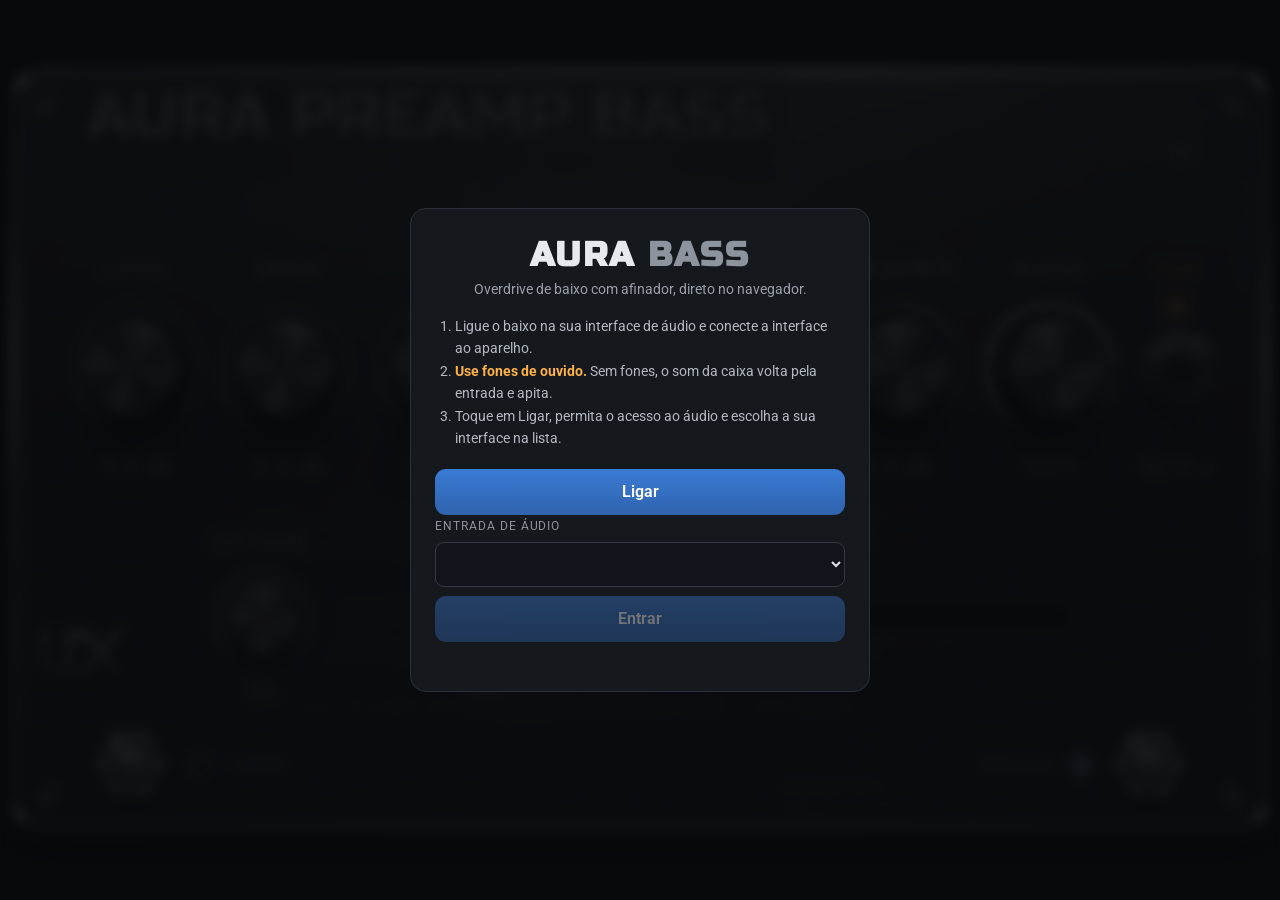
<file: index.html>
<!doctype html>
<html lang="pt-BR">
<head>
<meta charset="utf-8">
<meta name="viewport" content="width=device-width, initial-scale=1, viewport-fit=cover, user-scalable=no">
<meta name="theme-color" content="#0f1012">
<meta name="description" content="AURA Preamp Bass — overdrive de baixo com afinador, direto no navegador.">
<meta name="author" content="Thiago Galvão">
<meta name="copyright" content="Copyright (c) 2026 Thiago Galvão. Todos os direitos reservados.">
<link rel="license" href="https://github.com/ledixplugins/Drive/blob/main/LICENSE">
<!--
  AURA Preamp Bass — Copyright (c) 2026 Thiago Galvão. Todos os direitos reservados.
  Obra protegida pelas Leis 9.609/1998 e 9.610/1998 e pela Convenção de Berna.
  Uso pessoal permitido; cópia, redistribuição, hospedagem em outro endereço ou
  obra derivada apenas com autorização por escrito do autor.
  AURA-PROV/1 obra=AURA-Preamp-Bass autor=Thiago-Galvao ano=2026
-->
<title>AURA Preamp Bass</title>
<link rel="manifest" href="manifest.webmanifest?v=8d19e2e">
<link rel="icon" href="assets/icon-192.png">
<link rel="apple-touch-icon" href="assets/icon-192.png">
<meta name="apple-mobile-web-app-capable" content="yes">
<meta name="mobile-web-app-capable" content="yes">
<link rel="stylesheet" href="style.css?v=8d19e2e">
</head>
<body>

<main id="stage">
  <canvas id="panel" aria-label="Painel do AURA Preamp Bass"></canvas>
  <input id="valueInput" type="text" inputmode="decimal" autocomplete="off" spellcheck="false" hidden>
</main>

<div id="menu" class="sheet" hidden></div>

<div id="start" class="overlay">
  <div class="card">
    <h1>AURA <span>BASS</span></h1>
    <p class="sub">Overdrive de baixo com afinador, direto no navegador.</p>
    <ol class="steps">
      <li>Ligue o baixo na sua interface de áudio e conecte a interface ao aparelho.</li>
      <li><strong>Use fones de ouvido.</strong> Sem fones, o som da caixa volta pela entrada e apita.</li>
      <li>Toque em Ligar, permita o acesso ao áudio e escolha a sua interface na lista.</li>
    </ol>
    <button id="startButton" class="primary">Ligar</button>
    <div id="escolhaEntrada" hidden>
      <label for="entradaSelect">Entrada de áudio</label>
      <select id="entradaSelect"></select>
      <button id="entrarButton" class="primary" disabled>Entrar</button>
      <button id="outraEntradaButton" class="secundario" hidden>Usar outra entrada</button>
    </div>
    <p id="startNote" class="note"></p>
    <button id="instalarButton" class="secundario" hidden>Instalar como app</button>
  </div>
</div>

<div id="toast" role="status" aria-live="polite" hidden></div>

<script src="layout.js?v=8d19e2e"></script>
<script src="tuner.js?v=8d19e2e"></script>
<script src="app.js?v=8d19e2e"></script>
</body>
</html>
</file>
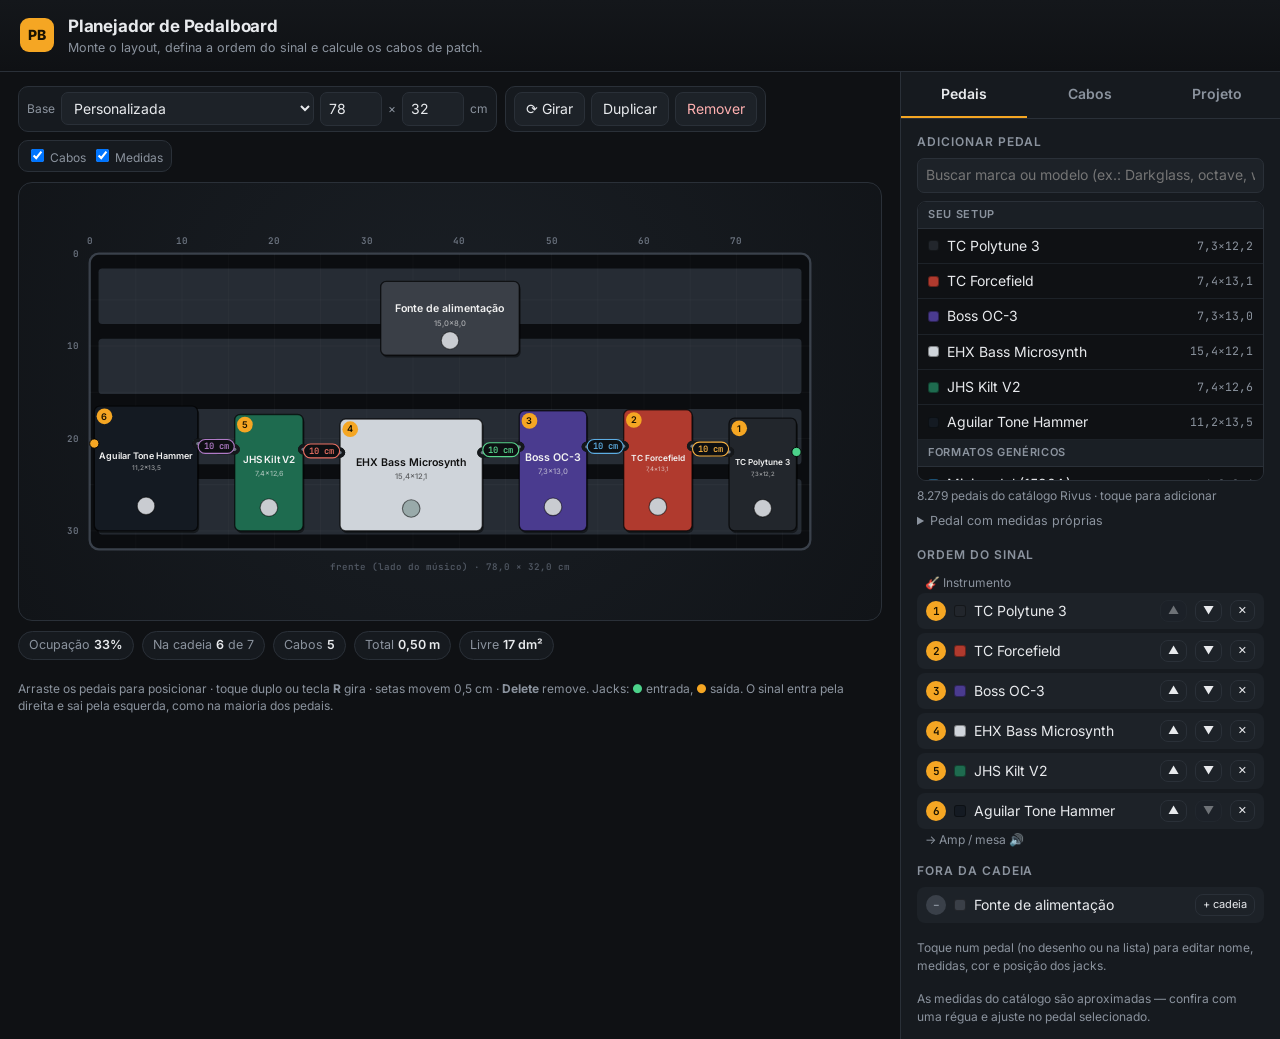
<file: boardplanner/index.html>
<!DOCTYPE html>
<html lang="pt-BR">
<head>
<meta charset="utf-8">
<meta name="viewport" content="width=device-width,initial-scale=1">
<title>Planejador de Pedalboard</title>
<link rel="preconnect" href="https://fonts.googleapis.com">
<link href="https://fonts.googleapis.com/css2?family=Inter:wght@400;500;600;700&family=JetBrains+Mono:wght@500;600&display=swap" rel="stylesheet">
<style>
:root{
  --bg:#0f1114;--bg2:#161a1f;--bg3:#1d2228;--line:#2a3038;--tx:#e8eaed;--mut:#8b939e;
  --acc:#f5a623;--acc2:#ffcf70;--ok:#4cd28a;--bad:#ff5d5d;--warn:#ffb347;
}
*{box-sizing:border-box}
html,body{margin:0;background:var(--bg);color:var(--tx);font:14px/1.45 Inter,system-ui,sans-serif}
button,input,select,textarea{font:inherit;color:inherit}
header{display:flex;align-items:center;gap:14px;padding:14px 20px;border-bottom:1px solid var(--line);background:linear-gradient(180deg,#14171b,#0f1114)}
.logo{width:34px;height:34px;border-radius:9px;background:var(--acc);display:grid;place-items:center;color:#1a1200;font-weight:800}
header h1{font-size:17px;margin:0;font-weight:700;letter-spacing:-.01em}
header p{margin:0;color:var(--mut);font-size:12.5px}
.layout{display:grid;grid-template-columns:minmax(0,1fr) 380px;gap:0;min-height:calc(100vh - 63px)}
.stage{padding:14px 18px;display:flex;flex-direction:column;gap:10px;min-width:0}
.toolbar{display:flex;flex-wrap:wrap;gap:8px;align-items:center}
.toolbar .grp{display:flex;gap:6px;align-items:center;background:var(--bg2);border:1px solid var(--line);border-radius:10px;padding:5px 8px}
.toolbar label{color:var(--mut);font-size:12px}
input[type=number]{width:62px}
input,select,textarea{background:var(--bg3);border:1px solid var(--line);border-radius:7px;padding:6px 8px;outline:none}
input:focus,select:focus,textarea:focus{border-color:var(--acc)}
button{background:var(--bg3);border:1px solid var(--line);border-radius:8px;padding:6px 11px;cursor:pointer;white-space:nowrap}
button:hover{border-color:#3d4550;background:#232931}
button.pri{background:var(--acc);color:#1a1200;border-color:var(--acc);font-weight:600}
button.pri:hover{background:var(--acc2)}
button.danger{color:#ffb0b0}
button:disabled{opacity:.4;cursor:default}
.canvas{background:radial-gradient(circle at 50% 40%,#1a1f25,#111418);border:1px solid var(--line);border-radius:14px;padding:6px;position:relative}
svg#svg{width:100%;height:auto;display:block;touch-action:none;user-select:none;-webkit-user-select:none}
.status{display:flex;flex-wrap:wrap;gap:8px;font-size:12.5px}
.chip{background:var(--bg2);border:1px solid var(--line);border-radius:999px;padding:4px 10px;color:var(--mut)}
.chip b{color:var(--tx);font-weight:600}
.warns{display:flex;flex-direction:column;gap:4px}
.warn{font-size:12.5px;color:var(--warn);background:rgba(255,179,71,.07);border:1px solid rgba(255,179,71,.25);border-radius:8px;padding:5px 10px}
.warn.bad{color:#ff9a9a;background:rgba(255,93,93,.07);border-color:rgba(255,93,93,.3)}
.hint{color:var(--mut);font-size:12px;margin:0}
aside{border-left:1px solid var(--line);background:var(--bg2);display:flex;flex-direction:column;min-width:0}
.tabs{display:flex;border-bottom:1px solid var(--line)}
.tabs button{flex:1;border:0;border-radius:0;background:none;padding:12px 6px;color:var(--mut);font-weight:600;border-bottom:2px solid transparent}
.tabs button.on{color:var(--tx);border-bottom-color:var(--acc)}
.pane{padding:14px 16px;overflow:auto;display:flex;flex-direction:column;gap:16px}
.sec h3{font-size:12px;text-transform:uppercase;letter-spacing:.08em;color:var(--mut);margin:0 0 8px;font-weight:600}
.row{display:flex;gap:8px;align-items:center;flex-wrap:wrap}
.row>select{flex:1;min-width:0}
.field{display:flex;flex-direction:column;gap:3px;flex:1;min-width:0}
.field span{font-size:11.5px;color:var(--mut)}
.field input,.field select{width:100%}
.list{list-style:none;margin:0;padding:0;display:flex;flex-direction:column;gap:4px}
.list li{display:flex;align-items:center;gap:8px;padding:6px 8px;background:var(--bg3);border:1px solid transparent;border-radius:8px;cursor:pointer}
.list li.sel{border-color:var(--acc)}
.list .num{font:600 11px 'JetBrains Mono',monospace;width:20px;height:20px;border-radius:50%;background:var(--acc);color:#1a1200;display:grid;place-items:center;flex:none}
.list .num.off{background:#3a4049;color:var(--mut)}
.list .sw{width:12px;height:12px;border-radius:3px;flex:none;border:1px solid #0006}
.list .nm{flex:1;min-width:0;overflow:hidden;text-overflow:ellipsis;white-space:nowrap}
.list button{padding:2px 7px;font-size:11px}
.io{font-size:12px;color:var(--mut);padding:2px 8px}
details summary{cursor:pointer;color:var(--mut);font-size:12.5px;margin-top:8px}
details[open] summary{margin-bottom:8px}
table{width:100%;border-collapse:collapse;font-size:12.5px}
th{text-align:left;color:var(--mut);font-weight:500;font-size:11px;text-transform:uppercase;letter-spacing:.05em;padding:4px 4px;border-bottom:1px solid var(--line)}
td{padding:6px 4px;border-bottom:1px solid #222830;vertical-align:top}
td.mono,.mono{font-family:'JetBrains Mono',monospace}
td .dot{display:inline-block;width:9px;height:9px;border-radius:50%;margin-right:5px;vertical-align:middle}
.big{font-size:22px;font-weight:700;font-family:'JetBrains Mono',monospace;color:var(--acc)}
.sum{display:flex;flex-wrap:wrap;gap:6px}
.sum .chip{color:var(--tx)}
.seg{display:flex;background:var(--bg3);border:1px solid var(--line);border-radius:8px;padding:2px;gap:2px}
.seg button{border:0;background:none;padding:5px 9px;font-size:12.5px;color:var(--mut);border-radius:6px;flex:1}
.seg button.on{background:#2e353f;color:var(--tx)}
textarea{width:100%;min-height:110px;font-family:'JetBrains Mono',monospace;font-size:11.5px}
.toast{position:fixed;bottom:18px;left:50%;transform:translateX(-50%);background:#2e353f;border:1px solid var(--line);padding:8px 14px;border-radius:10px;opacity:0;transition:.2s;pointer-events:none;z-index:9}
.toast.show{opacity:1}
/* svg */
.board-base{fill:#0b0d10;stroke:#3a414b;stroke-width:.25}
.slat{fill:#262c34}
.gridl{stroke:#ffffff0d;stroke-width:.06}
.ruler{fill:#6c7480;font:600 1px 'JetBrains Mono',monospace}
.pedal{cursor:grab}
.pedal rect.body{stroke:#000a;stroke-width:.15}
.pedal.sel rect.body{stroke:var(--acc);stroke-width:.35}
.pedal.bad rect.body{stroke:var(--bad);stroke-width:.35;stroke-dasharray:.6 .3}
.pedal text{pointer-events:none;font-family:Inter,sans-serif;font-weight:600}
.jin{fill:#4cd28a;stroke:#000;stroke-width:.1}
.jout{fill:#f5a623;stroke:#000;stroke-width:.1}
.term{cursor:grab}
.clabel{font:600 .95px 'JetBrains Mono',monospace;pointer-events:none}
.cat{max-height:280px;overflow:auto;border:1px solid var(--line);border-radius:9px;margin-top:8px;background:var(--bg)}
.cg{position:sticky;top:0;background:#1a1f25;color:var(--mut);font-size:11px;font-weight:600;text-transform:uppercase;letter-spacing:.06em;padding:5px 10px;border-bottom:1px solid var(--line)}
.ci{display:flex;align-items:center;gap:8px;width:100%;border:0;border-radius:0;background:none;padding:7px 10px;text-align:left;border-bottom:1px solid #1d2228}
.ci:hover{background:#1d2228}
.ci .sw{width:11px;height:11px;border-radius:3px;flex:none;border:1px solid #0006}
.ci .nm{flex:1;min-width:0;overflow:hidden;text-overflow:ellipsis;white-space:nowrap}
.ci .dim{color:var(--mut);font-size:11.5px}
@media (max-width:980px){
  .layout{grid-template-columns:1fr}
  aside{border-left:0;border-top:1px solid var(--line)}
}
</style>
</head>
<body>
<header>
  <div class="logo">PB</div>
  <div>
    <h1>Planejador de Pedalboard</h1>
    <p>Monte o layout, defina a ordem do sinal e calcule os cabos de patch.</p>
  </div>
</header>

<div class="layout">
  <section class="stage">
    <div class="toolbar">
      <div class="grp">
        <label>Base</label>
        <select id="boardPreset"></select>
        <input type="number" id="bw" step="0.5" min="10" title="Largura (cm)"><label>×</label>
        <input type="number" id="bh" step="0.5" min="5" title="Profundidade (cm)"><label>cm</label>
      </div>
      <div class="grp">
        <button data-act="rot" title="Girar 90° (R)">⟳ Girar</button>
        <button data-act="dup">Duplicar</button>
        <button data-act="del" class="danger" title="Remover (Delete)">Remover</button>
      </div>
      <div class="grp">
        <label><input type="checkbox" id="showCables" checked> Cabos</label>
        <label><input type="checkbox" id="showLabels" checked> Medidas</label>
      </div>
    </div>
    <div class="canvas"><svg id="svg" xmlns="http://www.w3.org/2000/svg"><g id="root"></g></svg></div>
    <div class="status" id="status"></div>
    <div class="warns" id="warns"></div>
    <p class="hint">Arraste os pedais para posicionar · toque duplo ou tecla <b>R</b> gira · setas movem 0,5 cm · <b>Delete</b> remove. Jacks: <span style="color:var(--ok)">●</span> entrada, <span style="color:var(--acc)">●</span> saída. O sinal entra pela direita e sai pela esquerda, como na maioria dos pedais.</p>
  </section>

  <aside>
    <div class="tabs">
      <button data-tab="pedais">Pedais</button>
      <button data-tab="cabos">Cabos</button>
      <button data-tab="projeto">Projeto</button>
    </div>
    <div class="pane" id="pane"></div>
  </aside>
</div>
<div class="toast" id="toast"></div>

<script>
(()=>{
const $=s=>document.querySelector(s);
const uid=()=>Math.random().toString(36).slice(2,9);
const fmt=(n,d=1)=>(+n).toFixed(d).replace('.',',');
const esc=s=>String(s).replace(/[&<>"']/g,c=>({'&':'&amp;','<':'&lt;','>':'&gt;','"':'&quot;',"'":'&#39;'}[c]));
const KEY='pedalboard-planner-v2';
const M=7; // margem ao redor da base (cm)

const BOARDS=[
  ['custom','Personalizada',null,null],
  ['pt-nano','Pedaltrain Nano',45.7,12.7],
  ['pt-m16','Pedaltrain Metro 16',40.6,20.3],
  ['pt-m20','Pedaltrain Metro 20',50.8,20.3],
  ['pt-m24','Pedaltrain Metro 24',61,20.3],
  ['pt-cjr','Pedaltrain Classic Jr',45.7,31.8],
  ['pt-c1','Pedaltrain Classic 1',55.9,31.8],
  ['pt-c2','Pedaltrain Classic 2',61,31.8],
  ['pt-n24','Pedaltrain Novo 24',61,36.8],
  ['pt-n32','Pedaltrain Novo 32',81.3,36.8],
];
// Catálogo: medidas aproximadas (largura × profundidade, cm), conforme dados publicados pelos fabricantes.
// [marca, modelo, largura, profundidade, cor, entra na cadeia]
let CATALOG=[["Seu setup", "TC Polytune 3", 7.3, 12.2, "#22262c", true], ["Seu setup", "TC Forcefield", 7.4, 13.1, "#b03a2e", true], ["Seu setup", "Boss OC-3", 7.3, 13.0, "#4a3b8f", true], ["Seu setup", "EHX Bass Microsynth", 15.4, 12.1, "#cfd4da", true], ["Seu setup", "JHS Kilt V2", 7.4, 12.6, "#1e6b4f", true], ["Seu setup", "Aguilar Tone Hammer", 11.2, 13.5, "#141a22", true], ["Formatos genéricos", "Mini pedal (1590A)", 4.2, 9.4, "#2e86c1", true], ["Formatos genéricos", "Gabinete 1590B", 6.0, 11.2, "#c0392b", true], ["Formatos genéricos", "Gabinete 125B", 6.6, 12.1, "#16a085", true], ["Formatos genéricos", "Gabinete 1590BB", 9.4, 11.9, "#7d3c98", true], ["Formatos genéricos", "Gabinete 1590DD", 18.8, 12.0, "#2c3e50", true], ["Formatos genéricos", "Pedal de expressão/volume", 10.0, 25.0, "#2b2f36", true]];
const BASE_N=CATALOG.length;let catLoaded=false;
const OFFCHAIN=/power|supply|fonte|\biso[- ]?\d|zuma|ojai|junction|patch ?bay|riser|cable|cabo|bracket|mount|light/i;
fetch('pedais-rivus.json').then(r=>r.ok?r.json():Promise.reject()).then(rows=>{CATALOG=CATALOG.concat(rows.map(r=>[r[0],r[1],r[2],r[3],null,!OFFCHAIN.test(r[0]+' '+r[1])]));catLoaded=true;if(S.tab==='pedais')renderCat()}).catch(()=>{});
const PLUGS={L:{n:'L (angular)',off:1.8},panq:{n:'Panqueca',off:1.2},reto:{n:'Reto',off:4.5}};
const CC=['#f5b041','#5dade2','#58d68d','#ec7063','#af7ac5','#48c9b0','#f4d03f','#eb984e','#85c1e9','#f1948a'];

function defaults(){
  const P=(name,w,h,x,y,color,jacks='lados',chain=true)=>({id:uid(),name,w,h,x,y,rot:0,color,jacks,_c:chain});
  const ps=[
    P('TC Polytune 3',7.3,12.2,69.2,17.8,'#22262c'),
    P('TC Forcefield',7.4,13.1,57.8,16.9,'#b03a2e'),
    P('Boss OC-3',7.3,13,46.5,17,'#4a3b8f'),
    P('EHX Bass Microsynth',15.4,12.1,27.1,17.9,'#cfd4da'),
    P('JHS Kilt V2',7.4,12.6,15.7,17.4,'#1e6b4f'),
    P('Aguilar Tone Hammer',11.2,13.5,0.5,16.5,'#141a22'),
    P('Fonte de alimentação',15,8,31.5,3,'#3a3f47','lados',false),
  ];
  const chain=ps.filter(p=>p._c).map(p=>p.id); ps.forEach(p=>delete p._c);
  return {board:{w:78,h:32,preset:'custom'},pedals:ps,chain,sel:null,tab:'pedais',
    plug:'L',route:'orto',slack:2,round:'comercial',sizes:'10, 15, 20, 25, 30, 40, 50, 60, 80, 100',
    panel:false,term:{in:{x:78,y:8},out:{x:0,y:8}},snap:0.5,showCables:true,showLabels:true};
}
let S;
try{S=JSON.parse(localStorage.getItem(KEY))}catch(e){}
if(!S||!Array.isArray(S.pedals)) S=defaults();
S=Object.assign(defaults(),S,{pedals:S.pedals,chain:S.chain||[]});
function save(){try{localStorage.setItem(KEY,JSON.stringify(S))}catch(e){}}

const byId=id=>S.pedals.find(p=>p.id===id);
const inChain=p=>S.chain.includes(p.id);
const fp=p=>{const r=p.rot%180!==0;return{W:r?p.h:p.w,H:r?p.w:p.h}};
function rotPt(p,lx,ly){const w=p.w,h=p.h;switch(p.rot){case 90:return[h-ly,lx];case 180:return[w-lx,h-ly];case 270:return[ly,w-lx];default:return[lx,ly]}}
function rotV(p,vx,vy){for(let k=0;k<p.rot/90;k++)[vx,vy]=[-vy,vx];return[vx,vy]}
function jacks(p){
  let li,lo,di,dout;
  if(p.jacks==='topo'){li=[p.w*.75,0];lo=[p.w*.25,0];di=dout=[0,-1]}
  else if(p.jacks==='inv'){li=[0,p.h*.3];lo=[p.w,p.h*.3];di=[-1,0];dout=[1,0]}
  else {li=[p.w,p.h*.3];lo=[0,p.h*.3];di=[1,0];dout=[-1,0]}
  const a=rotPt(p,...li),b=rotPt(p,...lo);
  return{in:{x:p.x+a[0],y:p.y+a[1],d:rotV(p,...di)},out:{x:p.x+b[0],y:p.y+b[1],d:rotV(p,...dout)}};
}
function termJack(k){
  const t=S.term[k],B=S.board;
  const ds=[[t.x,[1,0]],[B.w-t.x,[-1,0]],[t.y,[0,1]],[B.h-t.y,[0,-1]]].sort((a,b)=>a[0]-b[0]);
  return{x:t.x,y:t.y,d:ds[0][1]};
}
const rectOf=p=>{const f=fp(p);return{x:p.x,y:p.y,W:f.W,H:f.H}};
const inter=(a,b)=>a.x<b.x+b.W-.05&&b.x<a.x+a.W-.05&&a.y<b.y+b.H-.05&&b.y<a.y+a.H-.05;
const inside=(pt,r)=>pt.x>r.x+.05&&pt.x<r.x+r.W-.05&&pt.y>r.y+.05&&pt.y<r.y+r.H-.05;
function sizes(){return S.sizes.split(/[,;\s]+/).map(Number).filter(v=>v>0).sort((a,b)=>a-b)}
function pick(need){
  if(S.round==='comercial'){const s=sizes().find(v=>v>=need-.001);
    if(s!=null)return{v:s,custom:false};return{v:Math.ceil(need/5)*5,custom:true}}
  const st=+S.round||1;return{v:Math.max(st,Math.ceil((need-.001)/st)*st),custom:true};
}

function links(){
  const nodes=[];
  if(S.panel)nodes.push({name:'Painel IN',out:termJack('in')});
  S.chain.map(byId).filter(Boolean).forEach(p=>{const j=jacks(p);nodes.push({name:p.name,p,in:j.in,out:j.out})});
  if(S.panel)nodes.push({name:'Painel OUT',in:termJack('out')});
  const off=PLUGS[S.plug].off,L=[];
  for(let i=0;i<nodes.length-1;i++){
    const A=nodes[i],Bn=nodes[i+1],a=A.out,b=Bn.in;
    const ea={x:a.x+a.d[0]*off,y:a.y+a.d[1]*off},eb={x:b.x+b.d[0]*off,y:b.y+b.d[1]*off};
    const dx=eb.x-ea.x,dy=eb.y-ea.y;
    const d=S.route==='orto'?Math.abs(dx)+Math.abs(dy):Math.hypot(dx,dy);
    const facing=a.d[0]*b.d[0]+a.d[1]*b.d[1]<-.9;
    const along=dx*a.d[0]+dy*a.d[1],perp=Math.abs(-dx*a.d[1]+dy*a.d[0]);const crossed=facing&&along<0&&along>-12&&perp<3;
    const need=d+(+S.slack||0);
    const hits=S.pedals.filter(p=>p!==A.p&&p!==Bn.p&&(inside(ea,rectOf(p))||inside(eb,rectOf(p)))).map(p=>p.name);
    L.push({i,from:A.name,to:Bn.name,a,b,ea,eb,d,need,size:pick(need),crossed,hits,color:CC[i%CC.length]});
  }
  return L;
}

/* ---------- render SVG ---------- */
const svg=$('#svg'),root=$('#root');
function render(){
  const B=S.board;
  svg.setAttribute('viewBox',`${-M} ${-M} ${B.w+2*M} ${B.h+2*M}`);
  let h='';
  h+=`<rect class="board-base" x="0" y="0" width="${B.w}" height="${B.h}" rx="1"/>`;
  const n=Math.max(2,Math.round(B.h/8)),gap=1.6,sh=(B.h-gap*(n+1))/n;
  for(let i=0;i<n;i++)h+=`<rect class="slat" x="${gap*.6}" y="${gap+i*(sh+gap)}" width="${B.w-gap*1.2}" height="${sh}" rx=".4"/>`;
  for(let x=5;x<B.w;x+=5)h+=`<line class="gridl" x1="${x}" y1="0" x2="${x}" y2="${B.h}"/>`;
  for(let y=5;y<B.h;y+=5)h+=`<line class="gridl" x1="0" y1="${y}" x2="${B.w}" y2="${y}"/>`;
  for(let x=0;x<=B.w+.01;x+=10)h+=`<text class="ruler" x="${x}" y="-1" text-anchor="middle">${x}</text>`;
  h+=`<text class="ruler" x="${B.w/2}" y="${B.h+2.2}" text-anchor="middle" style="fill:#4f5661">frente (lado do músico) · ${fmt(B.w)} × ${fmt(B.h)} cm</text>`;
  for(let y=0;y<=B.h+.01;y+=10)h+=`<text class="ruler" x="-1.2" y="${y+.35}" text-anchor="end">${y}</text>`;

  const L=links(),bad=problems().badIds;
  // pedais
  S.pedals.forEach(p=>{
    const f=fp(p),j=jacks(p),idx=S.chain.indexOf(p.id);
    const light=lum(p.color)>.6,tc=light?'#111':'#f2f2f2';
    const fs=Math.max(.55,Math.min(1.15,(f.W-.8)/(Math.max(6,p.name.length)*.56)));
    const fsw=rotPt(p,p.w/2,p.h*.8);
    h+=`<g class="pedal${S.sel===p.id?' sel':''}${bad.has(p.id)?' bad':''}" data-id="${p.id}">`;
    h+=`<rect x="${p.x+.15}" y="${p.y+.25}" width="${f.W}" height="${f.H}" rx=".6" fill="#0007"/>`;
    h+=`<rect class="body" x="${p.x}" y="${p.y}" width="${f.W}" height="${f.H}" rx=".6" fill="${p.color}"/>`;
    h+=`<circle cx="${p.x+fsw[0]}" cy="${p.y+fsw[1]}" r="${Math.min(.95,f.W/6)}" fill="${light?'#9aa':'#c9ccd1'}" stroke="#0008" stroke-width=".12"/>`;
    h+=`<text x="${p.x+f.W/2}" y="${p.y+f.H*.42}" font-size="${fs}" fill="${tc}" text-anchor="middle">${esc(p.name)}</text>`;
    h+=`<text x="${p.x+f.W/2}" y="${p.y+f.H*.42+fs*1.25}" font-size="${fs*.72}" fill="${tc}" opacity=".6" text-anchor="middle" style="font-weight:500">${fmt(f.W)}×${fmt(f.H)}</text>`;
    if(idx>=0){h+=`<circle cx="${p.x+1.1}" cy="${p.y+1.1}" r=".85" fill="#f5a623"/><text x="${p.x+1.1}" y="${p.y+1.45}" font-size="1" fill="#1a1200" text-anchor="middle">${idx+1}</text>`;
      h+=`<circle class="jin" cx="${j.in.x}" cy="${j.in.y}" r=".5"/><circle class="jout" cx="${j.out.x}" cy="${j.out.y}" r=".5"/>`;}
    h+=`</g>`;
  });
  // terminais
  if(S.panel)['in','out'].forEach(k=>{const t=S.term[k];
    h+=`<g class="term" data-term="${k}"><rect x="${t.x-1.4}" y="${t.y-1.4}" width="2.8" height="2.8" rx=".5" fill="${k==='in'?'#1f6f4a':'#8a5a10'}" stroke="#000" stroke-width=".12"/><text x="${t.x}" y="${t.y+.33}" font-size=".9" fill="#fff" text-anchor="middle" style="font-weight:700;pointer-events:none">${k==='in'?'IN':'OUT'}</text></g>`});
  // cabos
  if(S.showCables)L.forEach(c=>{
    const dist=Math.hypot(c.eb.x-c.ea.x,c.eb.y-c.ea.y),k=Math.max(2,Math.min(10,dist*.4));
    const p1={x:c.ea.x+c.a.d[0]*k,y:c.ea.y+c.a.d[1]*k},p2={x:c.eb.x+c.b.d[0]*k,y:c.eb.y+c.b.d[1]*k};
    const col=c.crossed||c.hits.length?'#ff5d5d':c.color;
    h+=`<g style="pointer-events:none">`;
    h+=`<path d="M${c.ea.x} ${c.ea.y}C${p1.x} ${p1.y} ${p2.x} ${p2.y} ${c.eb.x} ${c.eb.y}" fill="none" stroke="#000a" stroke-width=".75" stroke-linecap="round"/>`;
    h+=`<path d="M${c.ea.x} ${c.ea.y}C${p1.x} ${p1.y} ${p2.x} ${p2.y} ${c.eb.x} ${c.eb.y}" fill="none" stroke="${col}" stroke-width=".45" stroke-linecap="round"/>`;
    [[c.a,c.ea],[c.b,c.eb]].forEach(([j,e])=>h+=`<line x1="${j.x}" y1="${j.y}" x2="${e.x}" y2="${e.y}" stroke="#15181c" stroke-width="1.1" stroke-linecap="round"/><line x1="${j.x}" y1="${j.y}" x2="${e.x}" y2="${e.y}" stroke="#6b7480" stroke-width=".35" stroke-linecap="round"/>`);
    if(S.showLabels){const mx=.125*c.ea.x+.375*p1.x+.375*p2.x+.125*c.eb.x,my=.125*c.ea.y+.375*p1.y+.375*p2.y+.125*c.eb.y;
      const lab=c.size.v+' cm',w=lab.length*.62+.8;
      h+=`<rect x="${mx-w/2}" y="${my-.75}" width="${w}" height="1.5" rx=".75" fill="#0d0f12" stroke="${col}" stroke-width=".12"/><text class="clabel" x="${mx}" y="${my+.33}" fill="${col}" text-anchor="middle">${lab}</text>`;}
    h+=`</g>`;
  });
  root.innerHTML=h;
  renderStatus(L);
}
function lum(hex){const n=parseInt((hex||'#000').slice(1),16);return((n>>16&255)*.299+(n>>8&255)*.587+(n&255)*.114)/255}

function problems(){
  const B=S.board,badIds=new Set(),msgs=[];
  const R=S.pedals.map(p=>[p,rectOf(p)]);
  for(let i=0;i<R.length;i++)for(let j=i+1;j<R.length;j++)if(inter(R[i][1],R[j][1])){
    badIds.add(R[i][0].id);badIds.add(R[j][0].id);msgs.push(['bad',`${R[i][0].name} e ${R[j][0].name} estão sobrepostos.`])}
  R.forEach(([p,r])=>{if(r.x<-.01||r.y<-.01||r.x+r.W>B.w+.01||r.y+r.H>B.h+.01){badIds.add(p.id);msgs.push(['',`${p.name} está para fora da base.`])}});
  return{badIds,msgs};
}
function renderStatus(L){
  const B=S.board,P=problems();
  const area=S.pedals.reduce((s,p)=>{const r=rectOf(p);const w=Math.max(0,Math.min(B.w,r.x+r.W)-Math.max(0,r.x)),hh=Math.max(0,Math.min(B.h,r.y+r.H)-Math.max(0,r.y));return s+w*hh},0);
  const tot=L.reduce((s,c)=>s+c.size.v,0);
  $('#status').innerHTML=`<span class="chip">Ocupação <b>${Math.round(area/(B.w*B.h)*100)}%</b></span><span class="chip">Na cadeia <b>${S.chain.length}</b> de ${S.pedals.length}</span><span class="chip">Cabos <b>${L.length}</b></span><span class="chip">Total <b>${fmt(tot/100,2)} m</b></span><span class="chip">Livre <b>${fmt((B.w*B.h-area)/100,0)} dm²</b></span>`;
  const w=[...P.msgs];
  L.forEach(c=>{if(c.crossed)w.push(['bad',`Pouco espaço entre ${c.from} e ${c.to}: os conectores ${PLUGS[S.plug].n.toLowerCase()} vão se encostar. Afaste os pedais ou use conector panqueca.`]);
    if(c.hits.length)w.push(['',`O conector do cabo ${c.from} → ${c.to} bate em ${c.hits.join(', ')}.`])});
  $('#warns').innerHTML=w.map(([k,m])=>`<div class="warn ${k}">${esc(m)}</div>`).join('');
}

/* ---------- interação no canvas ---------- */
let drag=null,lastTap={id:null,t:0};
function svgPt(e){const m=svg.getScreenCTM().inverse();const p=new DOMPoint(e.clientX,e.clientY).matrixTransform(m);return{x:p.x,y:p.y}}
const snap=v=>{const s=+S.snap||.5;return +(Math.round(v/s)*s).toFixed(2)};
svg.addEventListener('pointerdown',e=>{
  const t=e.target.closest('[data-id],[data-term]');
  if(!t){if(S.sel){S.sel=null;render();renderPane()}return}
  e.preventDefault();const p=svgPt(e);
  if(t.dataset.id){const ped=byId(t.dataset.id);
    const now=Date.now();
    if(lastTap.id===ped.id&&now-lastTap.t<320){rotate(ped);lastTap={id:null,t:0};save();render();renderPane();return}
    lastTap={id:ped.id,t:now};
    const changed=S.sel!==ped.id;S.sel=ped.id;drag={o:ped,dx:p.x-ped.x,dy:p.y-ped.y};
    // traz para frente
    S.pedals=S.pedals.filter(x=>x!==ped).concat(ped);
    render();if(changed||S.tab==='pedais')renderPane();
  }else{const tm=S.term[t.dataset.term];drag={o:tm,dx:p.x-tm.x,dy:p.y-tm.y,term:true}}
  try{svg.setPointerCapture(e.pointerId)}catch(_){}
});
svg.addEventListener('pointermove',e=>{
  if(!drag)return;const p=svgPt(e),B=S.board;
  let x=snap(p.x-drag.dx),y=snap(p.y-drag.dy);
  x=Math.max(-M+1,Math.min(B.w+M-1,x));y=Math.max(-M+1,Math.min(B.h+M-1,y));
  if(drag.term){x=Math.max(0,Math.min(B.w,x));y=Math.max(0,Math.min(B.h,y))}
  if(x!==drag.o.x||y!==drag.o.y){drag.o.x=x;drag.o.y=y;render();if(S.tab==='cabos')renderCab()}
});
const endDrag=()=>{if(drag){drag=null;save();if(S.tab==='cabos')renderCab()}};
svg.addEventListener('pointerup',endDrag);svg.addEventListener('pointercancel',endDrag);

function rotate(p,dir=90){const f=fp(p),cx=p.x+f.W/2,cy=p.y+f.H/2;p.rot=(p.rot+dir+360)%360;const g=fp(p);p.x=snap(cx-g.W/2);p.y=snap(cy-g.H/2)}
function dup(p){const c={...p,id:uid(),x:snap(p.x+2),y:snap(p.y+2),name:p.name+' (cópia)'};S.pedals.push(c);if(inChain(p))S.chain.splice(S.chain.indexOf(p.id)+1,0,c.id);S.sel=c.id}
function del(p){S.pedals=S.pedals.filter(x=>x!==p);S.chain=S.chain.filter(id=>id!==p.id);if(S.sel===p.id)S.sel=null}
function act(a){const p=byId(S.sel);if(!p)return toast('Selecione um pedal primeiro');
  if(a==='rot')rotate(p);if(a==='dup')dup(p);if(a==='del')del(p);save();render();renderPane()}
document.querySelectorAll('.toolbar [data-act]').forEach(b=>b.onclick=()=>act(b.dataset.act));
document.addEventListener('keydown',e=>{
  if(/INPUT|TEXTAREA|SELECT/.test(document.activeElement.tagName))return;
  const p=byId(S.sel);if(!p)return;
  const s=+S.snap||.5,mv={ArrowLeft:[-s,0],ArrowRight:[s,0],ArrowUp:[0,-s],ArrowDown:[0,s]}[e.key];
  if(mv){p.x=snap(p.x+mv[0]);p.y=snap(p.y+mv[1]);e.preventDefault()}
  else if(e.key==='r'||e.key==='R')rotate(p,e.shiftKey?-90:90);
  else if(e.key==='Delete'||e.key==='Backspace'){del(p);e.preventDefault()}
  else return;
  save();render();renderPane();
});

/* ---------- toolbar base ---------- */
const bp=$('#boardPreset');
bp.innerHTML=BOARDS.map(b=>`<option value="${b[0]}">${b[1]}${b[2]?` (${fmt(b[2])}×${fmt(b[3])})`:''}</option>`).join('');
function syncBoard(){bp.value=S.board.preset||'custom';$('#bw').value=S.board.w;$('#bh').value=S.board.h;$('#showCables').checked=S.showCables;$('#showLabels').checked=S.showLabels}
bp.onchange=()=>{const b=BOARDS.find(x=>x[0]===bp.value);S.board.preset=b[0];if(b[2]){S.board.w=b[2];S.board.h=b[3]}clampTerms();syncBoard();save();render();renderPane()};
['bw','bh'].forEach(id=>$('#'+id).oninput=e=>{const v=parseFloat(e.target.value);if(!(v>=5))return;S.board[id==='bw'?'w':'h']=v;S.board.preset='custom';bp.value='custom';clampTerms();save();render();if(S.tab==='cabos')renderCab()});
$('#showCables').onchange=e=>{S.showCables=e.target.checked;save();render()};
$('#showLabels').onchange=e=>{S.showLabels=e.target.checked;save();render()};
function clampTerms(){const B=S.board;['in','out'].forEach(k=>{const t=S.term[k];t.x=Math.max(0,Math.min(B.w,t.x));t.y=Math.max(0,Math.min(B.h,t.y))});S.term.in.x=Math.min(S.term.in.x,B.w)}

/* ---------- painel lateral ---------- */
const pane=$('#pane');
document.querySelectorAll('.tabs button').forEach(b=>b.onclick=()=>{S.tab=b.dataset.tab;save();renderPane()});
function renderPane(){
  document.querySelectorAll('.tabs button').forEach(b=>b.classList.toggle('on',b.dataset.tab===S.tab));
  if(S.tab==='cabos')return renderCabos();
  if(S.tab==='projeto')return renderProjeto();
  renderPedais();
}
function renderPedais(){
  const ch=S.chain.map(byId).filter(Boolean),off=S.pedals.filter(p=>!inChain(p));
  const li=(p,i)=>`<li data-id="${p.id}" class="${S.sel===p.id?'sel':''}"><span class="num ${i<0?'off':''}">${i<0?'–':i+1}</span><span class="sw" style="background:${p.color}"></span><span class="nm">${esc(p.name)}</span>${i>=0?`<button data-a="up" ${i===0?'disabled':''}>▲</button><button data-a="down" ${i===ch.length-1?'disabled':''}>▼</button><button data-a="out" title="Tirar da cadeia">✕</button>`:`<button data-a="in">+ cadeia</button>`}</li>`;
  const p=byId(S.sel);
  pane.innerHTML=`
  <div class="sec"><h3>Adicionar pedal</h3>
    <input id="q" placeholder="Buscar marca ou modelo (ex.: Darkglass, octave, wah)" autocomplete="off" value="${esc(libQ)}" style="width:100%"><div id="catList" class="cat"></div><p class="hint" id="catCount" style="margin-top:6px"></p>
    <details><summary>Pedal com medidas próprias</summary>
      <div class="row"><label class="field"><span>Nome</span><input id="cn" value="Meu pedal"></label></div>
      <div class="row" style="margin-top:6px"><label class="field"><span>Largura (cm)</span><input id="cw" type="number" step="0.1" value="7"></label><label class="field"><span>Profundidade (cm)</span><input id="ch" type="number" step="0.1" value="12"></label><button data-a="addc" style="align-self:flex-end">Adicionar</button></div>
    </details>
  </div>
  <div class="sec"><h3>Ordem do sinal</h3>
    <div class="io">🎸 Instrumento${S.panel?' → Painel IN':''}</div>
    <ol class="list" id="chainList">${ch.map((p,i)=>li(p,i)).join('')||'<p class="hint">Nenhum pedal na cadeia.</p>'}</ol>
    <div class="io">→ ${S.panel?'Painel OUT → ':''}Amp / mesa 🔊</div>
    ${off.length?`<h3 style="margin-top:12px">Fora da cadeia</h3><ul class="list">${off.map(p=>li(p,-1)).join('')}</ul>`:''}
  </div>
  ${p?`<div class="sec"><h3>Pedal selecionado</h3>
    <div class="row"><label class="field"><span>Nome</span><input data-f="name" value="${esc(p.name)}"></label><label class="field" style="flex:0 0 52px"><span>Cor</span><input data-f="color" type="color" value="${p.color}" style="padding:2px;height:33px"></label></div>
    <div class="row" style="margin-top:8px"><label class="field"><span>Largura (cm)</span><input data-f="w" type="number" step="0.1" min="1" value="${p.w}"></label><label class="field"><span>Profundidade (cm)</span><input data-f="h" type="number" step="0.1" min="1" value="${p.h}"></label></div>
    <div class="row" style="margin-top:8px"><label class="field"><span>Posição dos jacks</span><select data-f="jacks">
      <option value="lados" ${p.jacks==='lados'?'selected':''}>Laterais — entrada à direita, saída à esquerda</option>
      <option value="inv" ${p.jacks==='inv'?'selected':''}>Laterais invertidos — entrada à esquerda</option>
      <option value="topo" ${p.jacks==='topo'?'selected':''}>No topo (top-mounted)</option></select></label></div>
    <div class="row" style="margin-top:8px"><button data-a="rot">⟳ Girar 90°</button><button data-a="dup">Duplicar</button><button data-a="del" class="danger">Remover</button></div>
    <p class="hint" style="margin-top:8px">Posição: x ${fmt(p.x)} · y ${fmt(p.y)} cm · rotação ${p.rot}°</p>
  </div>`:'<p class="hint">Toque num pedal (no desenho ou na lista) para editar nome, medidas, cor e posição dos jacks.</p>'}
  <p class="hint">As medidas do catálogo são aproximadas — confira com uma régua e ajuste no pedal selecionado.</p>`;
  renderCat();
}
let libQ='';
const norm=s=>s.normalize('NFD').replace(/[\u0300-\u036f]/g,'').toLowerCase();
function renderCat(){
  const el=$('#catList');if(!el)return;const q=norm(libQ).split(/\s+/).filter(Boolean);
  const cnt=$('#catCount');if(cnt)cnt.textContent=catLoaded?`${(CATALOG.length-BASE_N).toLocaleString('pt-BR')} pedais do catálogo Rivus · toque para adicionar`:'Carregando catálogo…';
  let items;
  if(!q.length)items=CATALOG.slice(0,BASE_N).map((c,i)=>[c,i]);
  else{items=[];for(let i=0;i<CATALOG.length&&items.length<200;i++){const c=CATALOG[i];const s=c._s||(c._s=norm(c[0]+' '+c[1]));if(q.every(t=>s.includes(t)))items.push([c,i])}}
  let html='',g=null;
  items.forEach(([c,i])=>{if(c[0]!==g){g=c[0];html+=`<div class="cg">${esc(g)}</div>`}html+=`<button class="ci" data-a="addc2" data-i="${i}"><span class="sw" style="background:${c[4]||brandColor(c[0])}"></span><span class="nm">${esc(c[1])}</span><span class="mono dim">${fmt(c[2])}×${fmt(c[3])}</span></button>`});
  if(!q.length&&catLoaded)html+='<p class="hint" style="padding:8px 10px">Digite uma marca ou modelo para buscar no catálogo completo.</p>';
  if(q.length&&items.length>=200)html+='<p class="hint" style="padding:8px 10px">Mostrando os 200 primeiros — refine a busca.</p>';
  el.innerHTML=html||'<p class="hint" style="padding:8px">Nada encontrado. Use “Pedal com medidas próprias”.</p>';
}
function brandColor(b){let x=0;for(const ch of b)x=(x*31+ch.charCodeAt(0))>>>0;const P=['#2b2f36','#b03a2e','#2e86c1','#1e6b4f','#7d3c98','#d4ac0d','#16a085','#5d6d7e','#a04000','#1c2833','#cfd4da','#884ea0'];return P[x%P.length]}
pane.addEventListener('click',e=>{
  const b=e.target.closest('[data-a]'),liEl=e.target.closest('li[data-id]');
  if(!b&&liEl){S.sel=liEl.dataset.id;render();renderPane();return}
  if(!b)return;const a=b.dataset.a;
  const id=liEl?.dataset.id;
  if(a==='up'||a==='down'){const i=S.chain.indexOf(id),j=a==='up'?i-1:i+1;if(j<0||j>=S.chain.length)return;[S.chain[i],S.chain[j]]=[S.chain[j],S.chain[i]]}
  else if(a==='out')S.chain=S.chain.filter(x=>x!==id);
  else if(a==='in')S.chain.push(id);
  else if(a==='addc2'){const c=CATALOG[+b.dataset.i];const nm=c[0]==='Seu setup'||c[0]==='Formatos genéricos'?c[1]:c[0]+' '+c[1];addPedal(nm,c[2],c[3],c[4]||brandColor(c[0]),'lados',c[5])}
  else if(a==='addc'){const w=parseFloat($('#cw').value),h=parseFloat($('#ch').value);if(!(w>0&&h>0))return toast('Informe largura e profundidade');addPedal($('#cn').value||'Pedal',w,h,CC[S.pedals.length%CC.length],'lados',true)}
  else if(['rot','dup','del'].includes(a))return act(a);
  else return handleOther(a,b);
  save();render();renderPane();
});
pane.addEventListener('input',e=>{
  if(e.target.id==='q'){libQ=e.target.value;renderCat();return}
  const f=e.target.dataset.f,s=e.target.dataset.s;const p=byId(S.sel);
  if(f&&p){let v=e.target.value;if(f==='w'||f==='h'){v=parseFloat(v);if(!(v>0))return}p[f]=v;save();render();
    if(f==='jacks')renderPane();
    if(f==='name'||f==='color'){const l=pane.querySelector(`li[data-id="${p.id}"]`);if(l){l.querySelector('.nm').textContent=p.name;l.querySelector('.sw').style.background=p.color}}}
  if(s){let v=e.target.type==='checkbox'?e.target.checked:e.target.value;if(s==='slack')v=parseFloat(v)||0;S[s]=v;save();render();if(s==='panel'||s==='round')renderCabos();else renderCab()}
});
function addPedal(name,w,h,color,jk,chain){
  const B=S.board;let x=snap(B.w/2-w/2),y=snap(B.h/2-h/2);
  // procura um espaço livre
  outer:for(let yy=1;yy<=B.h-h;yy+=1)for(let xx=B.w-w-1;xx>=0;xx-=1){const r={x:xx,y:yy,W:w,H:h};if(!S.pedals.some(p=>inter(r,{...rectOf(p),x:rectOf(p).x-1.5,W:rectOf(p).W+3}))){x=xx;y=yy;break outer}}
  const p={id:uid(),name,w,h,x,y,rot:0,color,jacks:jk};S.pedals.push(p);if(chain)S.chain.push(p.id);S.sel=p.id;
  toast(`${name} adicionado`);
}

/* cabos */
function renderCabos(){
  const seg=(key,opts)=>`<div class="seg">${opts.map(([v,l])=>`<button data-a="seg" data-k="${key}" data-v="${v}" class="${String(S[key])===String(v)?'on':''}">${l}</button>`).join('')}</div>`;
  pane.innerHTML=`
  <div class="sec"><h3>Conector</h3>${seg('plug',Object.entries(PLUGS).map(([k,v])=>[k,v.n]))}
    <p class="hint" style="margin-top:6px">O conector ocupa cerca de ${fmt(PLUGS[S.plug].off)} cm para fora do jack — isso entra no cálculo do espaço entre pedais.</p></div>
  <div class="sec"><h3>Trajeto do cabo</h3>${seg('route',[['orto','Organizado (90°)'],['reto','Linha reta']])}
    <p class="hint" style="margin-top:6px">“Organizado” soma os trechos horizontal e vertical, como um cabo bem acomodado. “Linha reta” dá o mínimo absoluto.</p></div>
  <div class="sec"><h3>Ajustes</h3>
    <div class="row"><label class="field"><span>Folga extra por cabo (cm)</span><input data-s="slack" type="number" step="0.5" min="0" value="${S.slack}"></label>
      <label class="field"><span>Arredondar para</span><select data-s="round"><option value="comercial" ${S.round==='comercial'?'selected':''}>Tamanhos de loja</option><option value="5" ${S.round==='5'?'selected':''}>Sob medida (5 em 5 cm)</option><option value="1" ${S.round==='1'?'selected':''}>Sob medida (1 em 1 cm)</option></select></label></div>
    ${S.round==='comercial'?`<label class="field" style="margin-top:8px"><span>Tamanhos disponíveis (cm)</span><input data-s="sizes" value="${esc(S.sizes)}"></label>`:''}
    <label class="row" style="margin-top:10px;font-size:13px"><input type="checkbox" data-s="panel" ${S.panel?'checked':''}> Incluir painel de jacks IN/OUT na base</label>
    ${S.panel?'<p class="hint">Arraste os quadrados IN e OUT no desenho até onde ficam os jacks do painel.</p>':''}
  </div>
  <div id="cabres"></div>`;
  renderCab();
}
function renderCab(){
  const el=$('#cabres');if(!el)return;
  const L=links();
  if(!L.length){el.innerHTML='<p class="hint">Coloque pelo menos dois pedais na cadeia para calcular os cabos.</p>';return}
  const tot=L.reduce((s,c)=>s+c.size.v,0),cnt={};
  L.forEach(c=>{const k=c.size.v+' cm'+(c.size.custom?' (sob medida)':'');cnt[k]=(cnt[k]||0)+1});
  el.innerHTML=`<div class="sec"><h3>Cabos necessários</h3>
    <div class="row" style="justify-content:space-between;margin-bottom:8px"><div><div class="big">${L.length} cabos</div><div class="hint">${fmt(tot/100,2)} m no total</div></div><button class="pri" data-a="copy">Copiar lista</button></div>
    <table><thead><tr><th>#</th><th>Ligação</th><th>Medido</th><th>Cabo</th></tr></thead><tbody>
    ${L.map(c=>`<tr><td class="mono">${c.i+1}</td><td><span class="dot" style="background:${c.crossed||c.hits.length?'#ff5d5d':c.color}"></span>${esc(c.from)} → ${esc(c.to)}</td><td class="mono">${fmt(c.d)}</td><td class="mono"><b>${c.size.v}</b>${c.size.custom&&S.round==='comercial'?'*':''}</td></tr>`).join('')}
    </tbody></table>
    ${L.some(c=>c.size.custom&&S.round==='comercial')?'<p class="hint">* maior que os tamanhos de loja informados — precisa ser sob medida.</p>':''}
  </div>
  <div class="sec"><h3>Lista de compras</h3><div class="sum">${Object.entries(cnt).sort((a,b)=>parseFloat(a[0])-parseFloat(b[0])).map(([k,v])=>`<span class="chip"><b>${v}×</b> ${k}</span>`).join('')}</div>
  <p class="hint" style="margin-top:8px">Medida de ponta a ponta entre os corpos dos conectores, já com ${fmt(S.slack)} cm de folga. Conector: ${PLUGS[S.plug].n}.</p></div>`;
}
function cabText(){
  const L=links(),cnt={};L.forEach(c=>{const k=c.size.v+' cm';cnt[k]=(cnt[k]||0)+1});
  return `Pedalboard ${fmt(S.board.w)} × ${fmt(S.board.h)} cm — cabos de patch (conector ${PLUGS[S.plug].n}, folga ${fmt(S.slack)} cm)\n`+
    L.map(c=>`${c.i+1}. ${c.from} → ${c.to}: ${c.size.v} cm (medido ${fmt(c.d)} cm)`).join('\n')+
    `\n\nComprar: ${Object.entries(cnt).sort((a,b)=>parseFloat(a[0])-parseFloat(b[0])).map(([k,v])=>`${v}× ${k}`).join(', ')}\nTotal: ${fmt(L.reduce((s,c)=>s+c.size.v,0)/100,2)} m`;
}

/* projeto */
function renderProjeto(){
  pane.innerHTML=`
  <div class="sec"><h3>Salvar e compartilhar</h3>
    <p class="hint">O projeto fica salvo automaticamente neste navegador. Para levar para outro aparelho, copie o código e cole lá em “Importar”.</p>
    <div class="row" style="margin-top:8px"><button class="pri" data-a="export">Copiar código do projeto</button><button data-a="copy">Copiar lista de cabos</button></div>
    <textarea id="expTxt" readonly style="margin-top:8px;display:none"></textarea>
  </div>
  <div class="sec"><h3>Importar</h3>
    <textarea id="impTxt" placeholder="Cole aqui o código de um projeto"></textarea>
    <div class="row" style="margin-top:8px"><button data-a="import">Importar projeto</button></div>
  </div>
  <div class="sec"><h3>Recomeçar</h3>
    <div class="row"><button data-a="reset">Voltar ao meu setup de exemplo</button><button data-a="clear" class="danger">Base vazia</button></div>
  </div>
  <div class="sec"><h3>Ajuste fino</h3>
    <label class="field"><span>Passo do encaixe (cm)</span><select data-s="snap"><option value="0.1" ${S.snap==0.1?'selected':''}>0,1</option><option value="0.5" ${S.snap==0.5?'selected':''}>0,5</option><option value="1" ${S.snap==1?'selected':''}>1</option></select></label>
  </div>`;
}
let confirmT=0;
function handleOther(a,b){
  if(a==='seg'){S[b.dataset.k]=b.dataset.v;save();render();renderCabos();return}
  if(a==='copy')return copy(cabText(),'Lista de cabos copiada');
  if(a==='export'){const {sel,tab,...rest}=S;const t=JSON.stringify(rest);const ta=$('#expTxt');ta.value=t;ta.style.display='block';return copy(t,'Código do projeto copiado')}
  if(a==='import'){try{const o=JSON.parse($('#impTxt').value);if(!Array.isArray(o.pedals))throw 0;S=Object.assign(defaults(),o,{sel:null,tab:'pedais'});save();syncBoard();render();renderPane();toast('Projeto importado')}catch(e){toast('Código inválido')}return}
  if(a==='reset'||a==='clear'){
    if(Date.now()-confirmT>2500){confirmT=Date.now();b.textContent='Toque de novo para confirmar';return}
    const tab=S.tab;S=defaults();S.tab=tab;if(a==='clear'){S.pedals=[];S.chain=[]}save();syncBoard();render();renderPane();toast('Pronto');return}
}
function copy(t,msg){
  const done=()=>toast(msg);
  try{navigator.clipboard.writeText(t).then(done,()=>fallback(t))}catch(e){fallback(t)}
}
function fallback(t){const ta=document.createElement('textarea');ta.value=t;document.body.appendChild(ta);ta.select();let ok=false;try{ok=document.execCommand('copy')}catch(e){}ta.remove();toast(ok?'Copiado':'Não foi possível copiar — selecione o texto manualmente')}
let tt;function toast(m){const el=$('#toast');el.textContent=m;el.classList.add('show');clearTimeout(tt);tt=setTimeout(()=>el.classList.remove('show'),1800)}

syncBoard();render();renderPane();
})();
</script>
</body>
</html>
</file>
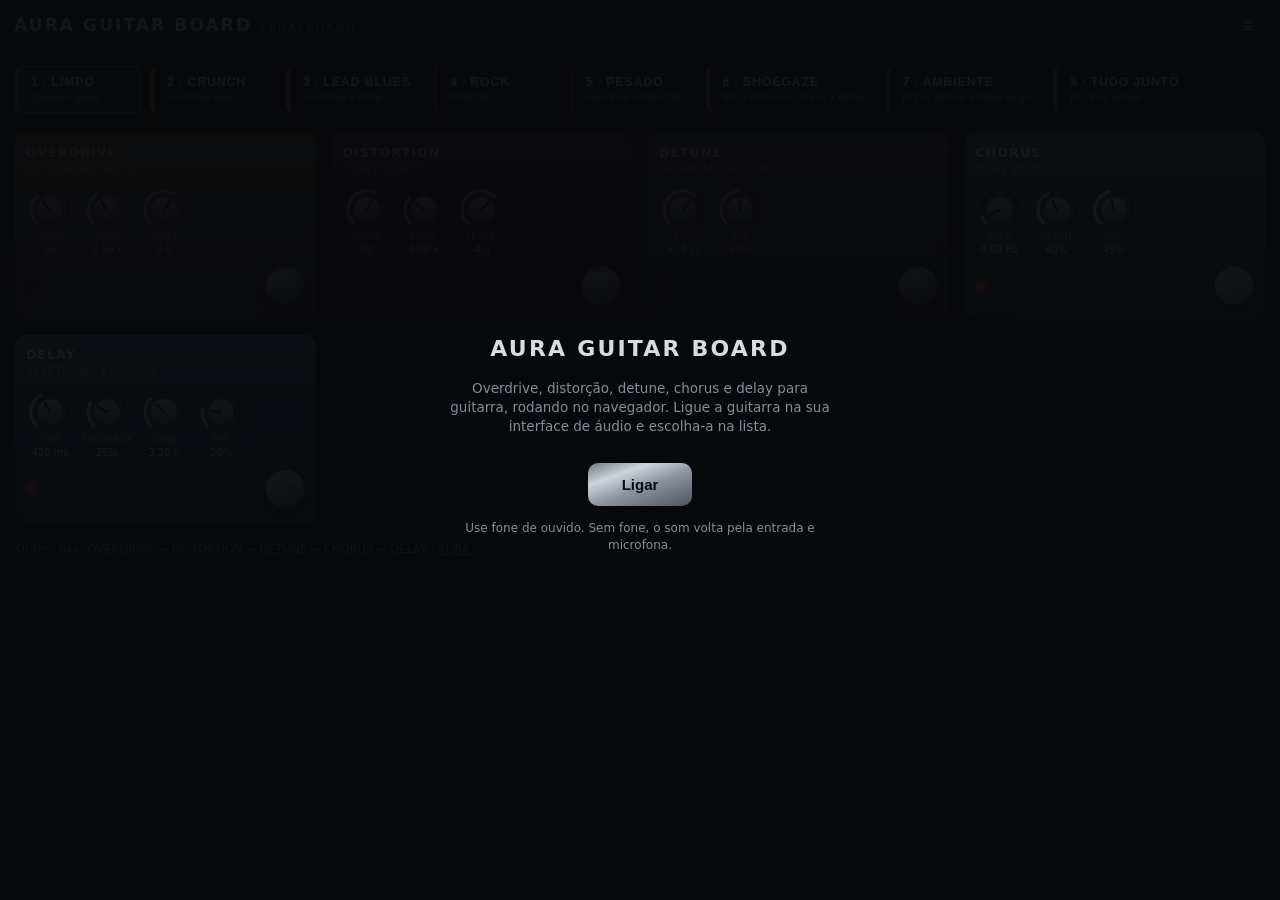
<file: guitarboard/index.html>
<!doctype html>
<html lang="pt-BR">
<head>
<meta charset="utf-8">
<meta name="viewport" content="width=device-width, initial-scale=1, viewport-fit=cover">
<meta name="theme-color" content="#0d0e11">
<meta name="description" content="Pedalboard virtual para guitarra: overdrive, distorção, detune, chorus e delay rodando no navegador.">
<meta name="author" content="Thiago Galvão">
<meta name="copyright" content="Copyright (c) 2026 Thiago Galvão. Todos os direitos reservados.">
<link rel="license" href="https://github.com/thiagorgalvao-sketch/AURA/blob/main/LICENSE">
<!--
  AURA Guitar Board — Copyright (c) 2026 Thiago Galvão. Todos os direitos reservados.
  Obra protegida pelas Leis 9.609/1998 e 9.610/1998 e pela Convenção de Berna.
  AURA-PROV/1 obra=AURA-Guitar-Board autor=Thiago-Galvao ano=2026
-->
<title>AURA Guitar Board</title>
<link rel="manifest" href="manifest.webmanifest">
<link rel="icon" href="assets/icon-192.png">
<link rel="apple-touch-icon" href="assets/icon-192.png">
<meta name="apple-mobile-web-app-capable" content="yes">
<meta name="mobile-web-app-capable" content="yes">
<link rel="stylesheet" href="style.css">
</head>
<body>

<header id="topo">
  <div id="marca">
    <strong>AURA GUITAR BOARD</strong><span>pedalboard</span>
  </div>
  <div id="medidor" title="Entrada"><i></i></div>
  <button id="botaoMenu" aria-label="Menu">≡</button>
</header>

<nav id="presets" aria-label="Presets"></nav>

<main id="board" aria-label="Pedais"></main>

<footer id="rodape">
  <span id="cadeiaTexto"></span>
</footer>

<div id="inicio">
  <div class="caixa">
    <h1>AURA GUITAR BOARD</h1>
    <p>Overdrive, distorção, detune, chorus e delay para guitarra, rodando no navegador. Ligue a guitarra na sua interface de áudio e escolha-a na lista.</p>
    <button id="botaoLigar">Ligar</button>
    <div id="escolhaEntrada" hidden>
      <label for="entradaSelect">Entrada de áudio</label>
      <select id="entradaSelect"></select>
      <button id="entrarButton" disabled>Entrar</button>
    </div>
    <p id="notaInicio" class="aviso"></p>
    <p class="aviso">Use fone de ouvido. Sem fone, o som volta pela entrada e microfona.</p>
  </div>
</div>

<div id="menu" hidden></div>
<div id="aviso" hidden></div>

<script src="presets.js"></script>
<script src="engine.js"></script>
<script src="app.js"></script>
</body>
</html>
</file>
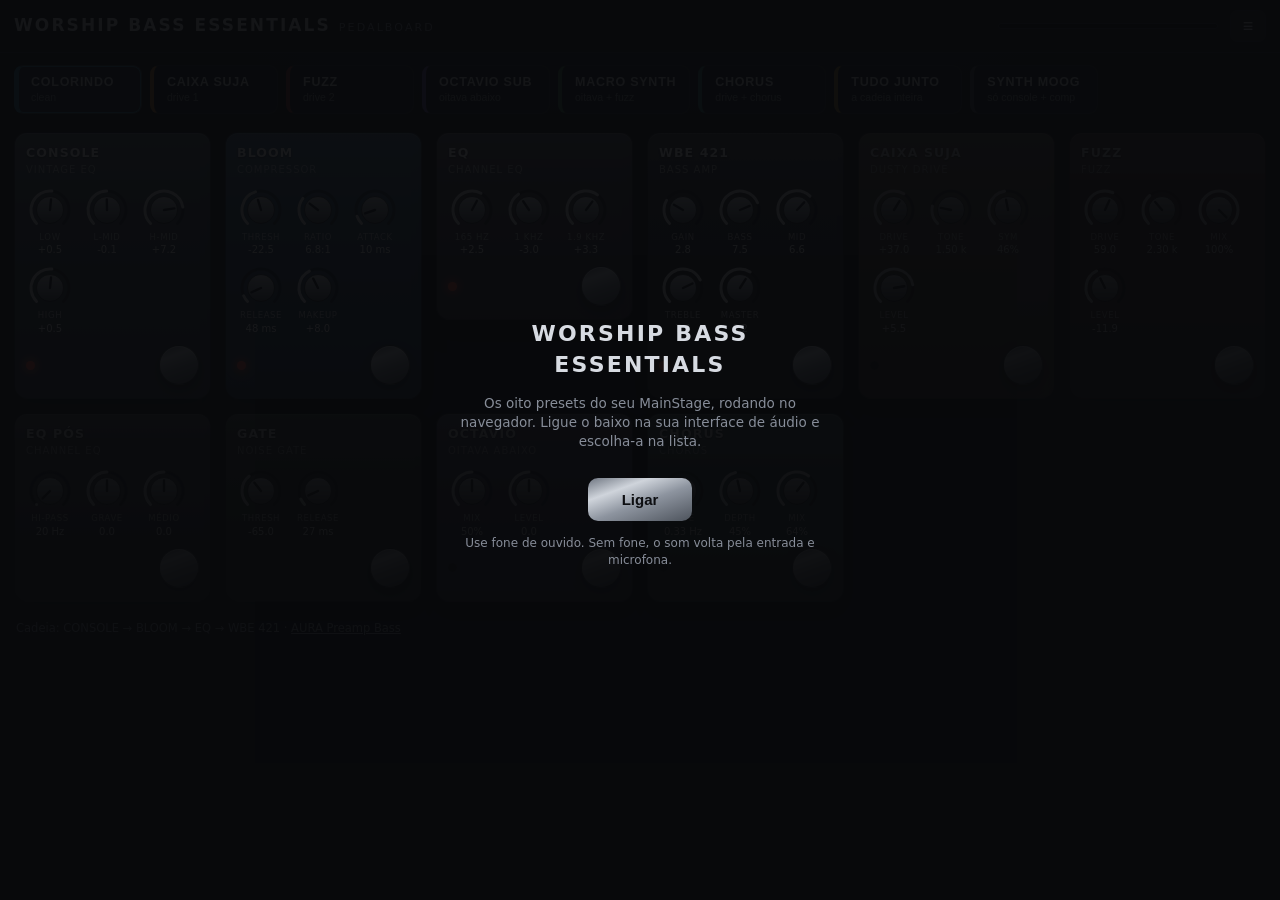
<file: pedalboard/index.html>
<!doctype html>
<html lang="pt-BR">
<head>
<meta charset="utf-8">
<meta name="viewport" content="width=device-width, initial-scale=1, viewport-fit=cover">
<meta name="theme-color" content="#0d0e11">
<meta name="description" content="Pedalboard virtual do rig WORSHIP BASS ESSENTIALS — os presets do MainStage rodando no navegador.">
<meta name="author" content="Thiago Galvão">
<meta name="copyright" content="Copyright (c) 2026 Thiago Galvão. Todos os direitos reservados.">
<link rel="license" href="https://github.com/ledixplugins/Drive/blob/main/LICENSE">
<!--
  WORSHIP BASS ESSENTIALS — Copyright (c) 2026 Thiago Galvão. Todos os direitos reservados.
  Obra protegida pelas Leis 9.609/1998 e 9.610/1998 e pela Convenção de Berna.
  AURA-PROV/1 obra=WORSHIP-BASS-ESSENTIALS autor=Thiago-Galvao ano=2026
-->
<title>WORSHIP BASS ESSENTIALS</title>
<link rel="manifest" href="manifest.webmanifest?v=8d19e2e">
<link rel="icon" href="assets/icon-192.png">
<link rel="apple-touch-icon" href="assets/icon-192.png">
<meta name="apple-mobile-web-app-capable" content="yes">
<meta name="mobile-web-app-capable" content="yes">
<link rel="stylesheet" href="style.css?v=8d19e2e">
</head>
<body>

<header id="topo">
  <div id="marca">
    <strong>WORSHIP BASS ESSENTIALS</strong><span>pedalboard</span>
  </div>
  <div id="medidor" title="Entrada"><i></i></div>
  <button id="botaoMenu" aria-label="Menu">≡</button>
</header>

<nav id="presets" aria-label="Presets"></nav>

<main id="board" aria-label="Pedais"></main>

<footer id="rodape">
  <span id="cadeiaTexto"></span>
</footer>

<div id="inicio">
  <div class="caixa">
    <h1>WORSHIP BASS ESSENTIALS</h1>
    <p>Os oito presets do seu MainStage, rodando no navegador. Ligue o baixo na sua interface de áudio e escolha-a na lista.</p>
    <button id="botaoLigar">Ligar</button>
    <div id="escolhaEntrada" hidden>
      <label for="entradaSelect">Entrada de áudio</label>
      <select id="entradaSelect"></select>
      <button id="entrarButton" disabled>Entrar</button>
    </div>
    <p id="notaInicio" class="aviso"></p>
    <p class="aviso">Use fone de ouvido. Sem fone, o som volta pela entrada e microfona.</p>
  </div>
</div>

<div id="menu" hidden></div>
<div id="aviso" hidden></div>

<script src="presets.js?v=8d19e2e"></script>
<script src="engine.js?v=8d19e2e"></script>
<script src="app.js?v=8d19e2e"></script>
</body>
</html>
</file>
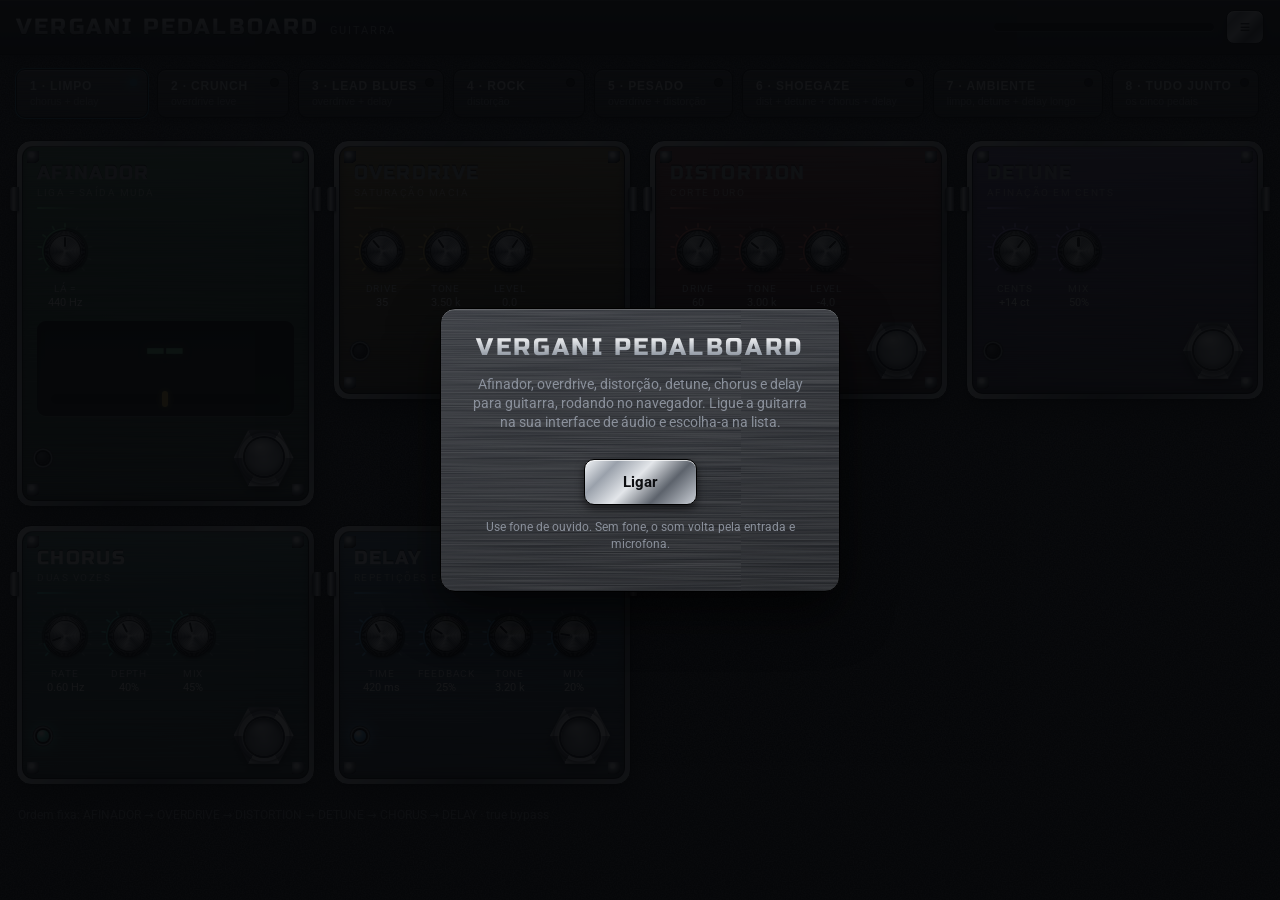
<file: vergani/index.html>
<!doctype html>
<html lang="pt-BR">
<head>
<meta charset="utf-8">
<meta name="viewport" content="width=device-width, initial-scale=1, viewport-fit=cover">
<meta name="theme-color" content="#0d0e11">
<meta name="description" content="Pedalboard virtual para guitarra: overdrive, distorção, detune, chorus e delay rodando no navegador.">
<meta name="author" content="Thiago Galvão">
<meta name="copyright" content="Copyright (c) 2026 Thiago Galvão. Todos os direitos reservados.">
<link rel="license" href="https://github.com/ledixplugins/Drive/blob/main/LICENSE">
<!--
  VERGANI PEDALBOARD — Copyright (c) 2026 Thiago Galvão. Todos os direitos reservados.
  Obra protegida pelas Leis 9.609/1998 e 9.610/1998 e pela Convenção de Berna.
  AURA-PROV/1 obra=VERGANI-PEDALBOARD autor=Thiago-Galvao ano=2026
-->
<title>VERGANI PEDALBOARD</title>
<link rel="manifest" href="manifest.webmanifest?v=8d19e2e">
<link rel="icon" href="assets/icon-192.png">
<link rel="apple-touch-icon" href="assets/icon-192.png">
<meta name="apple-mobile-web-app-capable" content="yes">
<meta name="mobile-web-app-capable" content="yes">
<link rel="stylesheet" href="style.css?v=8d19e2e">
</head>
<body>

<header id="topo">
  <div id="marca">
    <strong>VERGANI PEDALBOARD</strong><span>guitarra</span>
  </div>
  <div id="medidor" title="Entrada"><i></i></div>
  <button id="botaoMenu" aria-label="Menu">≡</button>
</header>

<nav id="presets" aria-label="Presets"></nav>

<main id="board" aria-label="Pedais"></main>

<footer id="rodape">
  <span id="cadeiaTexto"></span>
</footer>

<div id="inicio">
  <div class="caixa">
    <h1>VERGANI PEDALBOARD</h1>
    <p>Afinador, overdrive, distorção, detune, chorus e delay para guitarra, rodando no navegador. Ligue a guitarra na sua interface de áudio e escolha-a na lista.</p>
    <button id="botaoLigar">Ligar</button>
    <div id="escolhaEntrada" hidden>
      <label for="entradaSelect">Entrada de áudio</label>
      <select id="entradaSelect"></select>
      <button id="entrarButton" disabled>Entrar</button>
    </div>
    <p id="notaInicio" class="aviso"></p>
    <p class="aviso">Use fone de ouvido. Sem fone, o som volta pela entrada e microfona.</p>
  </div>
</div>

<div id="menu" hidden></div>
<div id="aviso" hidden></div>

<script src="tuner.js?v=8d19e2e"></script>
<script src="presets.js?v=8d19e2e"></script>
<script src="engine.js?v=8d19e2e"></script>
<script src="app.js?v=8d19e2e"></script>
</body>
</html>
</file>
<file: style.css>
/*
 * AURA Preamp Bass — estilos da versão web
 * Copyright (c) 2026 Thiago Galvão. Todos os direitos reservados.
 * Obra protegida pelas Leis 9.609/1998 e 9.610/1998. Uso pessoal permitido;
 * cópia, redistribuição ou obra derivada apenas com autorização por escrito.
 * Licença: ver LICENSE  |  https://github.com/ledixplugins/Drive
 */
@font-face { font-family: 'AuraValue'; src: url('assets/Roboto.ttf') format('truetype'); font-weight: 400 700; font-display: block; }
@font-face { font-family: 'AuraTitle'; src: url('assets/RussoOne-Regular.ttf') format('truetype'); font-display: block; }

* { box-sizing: border-box; -webkit-tap-highlight-color: transparent; }

html, body {
  margin: 0;
  height: 100%;
  background: #0f1012;
  color: #c9ced6;
  font-family: 'AuraValue', system-ui, -apple-system, Segoe UI, sans-serif;
  overscroll-behavior: none;
}

#stage {
  position: fixed;
  inset: 0;
  display: grid;
  place-items: center;
  padding: max(8px, env(safe-area-inset-top)) max(8px, env(safe-area-inset-right)) max(8px, env(safe-area-inset-bottom)) max(8px, env(safe-area-inset-left));
}

#panel {
  display: block;
  /* Centralizado por transform: funciona mesmo girado, quando a caixa de
     layout fica maior que a tela e o grid não conseguiria centralizar. */
  position: absolute;
  left: 50%;
  top: 50%;
  touch-action: none;
  border-radius: 10px;
  box-shadow: 0 18px 48px rgba(0, 0, 0, .55);
  cursor: default;
}

/* Campo para digitar o valor de um knob, posicionado sobre o painel */
#valueInput {
  position: absolute;
  font: inherit;
  text-align: center;
  color: #fff;
  background: #0b0d10;
  border: 1px solid #8e939a;
  border-radius: 4px;
  outline: none;
  padding: 0;
}

/* ---- Menu ---------------------------------------------------------------- */
.sheet {
  position: fixed;
  z-index: 20;
  min-width: 230px;
  max-width: min(330px, calc(100vw - 24px));
  padding: 6px;
  background: #1b1e23;
  border: 1px solid #333942;
  border-radius: 12px;
  box-shadow: 0 16px 44px rgba(0, 0, 0, .6);
  font-size: 14px;
  max-height: min(78vh, 560px);
  overflow: auto;
  -webkit-overflow-scrolling: touch;
}
.sheet h2 {
  margin: 10px 10px 4px;
  font-size: 11px;
  letter-spacing: .14em;
  text-transform: uppercase;
  color: #7f868f;
  font-weight: 600;
}
.sheet button {
  display: flex;
  align-items: center;
  gap: 8px;
  width: 100%;
  padding: 11px 10px;
  border: 0;
  border-radius: 8px;
  background: none;
  color: #dfe3e9;
  font: inherit;
  text-align: left;
  cursor: pointer;
}
.sheet button:hover, .sheet button:focus-visible { background: #262b32; outline: none; }
.sheet button[aria-checked="true"]::before { content: '✓'; color: #3ddc84; margin-left: -2px; }
.sheet button[aria-checked="false"]::before { content: ''; width: 9px; }
.sheet .tip { padding: 5px 10px; color: #8d949d; font-size: 12.5px; line-height: 1.45; cursor: default; }
.sheet hr { border: 0; border-top: 1px solid #2c323a; margin: 6px 4px; }
.sheet select {
  width: calc(100% - 20px);
  margin: 2px 10px 8px;
  padding: 9px;
  background: #11141a;
  color: #dfe3e9;
  border: 1px solid #333942;
  border-radius: 8px;
  font: inherit;
}

/* ---- Tela inicial -------------------------------------------------------- */
#escolhaEntrada { display: grid; gap: 9px; margin-top: 4px; text-align: left; }
#escolhaEntrada label { font-size: 12px; letter-spacing: .08em; text-transform: uppercase; color: #8d949d; }
#escolhaEntrada select {
  width: 100%; padding: 11px; font: inherit;
  background: #11141a; color: #dfe3e9; border: 1px solid #333942; border-radius: 9px;
}
#escolhaEntrada button.primary { width: 100%; }
#escolhaEntrada button.primary:disabled { opacity: .4; cursor: default; }
#instalarButton {
  width: 100%; margin-top: 10px; padding: 9px; font: inherit; cursor: pointer;
  background: none; color: #8d949d; border: 1px solid #2c323a; border-radius: 9px;
}
#instalarButton:hover { color: #dfe3e9; border-color: #3a4049; }

#escolhaEntrada button.secundario {
  width: 100%; padding: 9px; font: inherit; cursor: pointer;
  background: none; color: #8d949d; border: 1px solid #2c323a; border-radius: 9px;
}

.overlay {
  position: fixed;
  inset: 0;
  z-index: 30;
  display: grid;
  place-items: center;
  padding: 20px;
  background: rgba(8, 9, 11, .92);
  backdrop-filter: blur(6px);
}
.overlay.hidden { display: none; }
.card {
  width: min(460px, 100%);
  max-height: 100%;
  overflow: auto;
  padding: 26px 24px 22px;
  background: #15181d;
  border: 1px solid #2b313a;
  border-radius: 16px;
  text-align: center;
}
.card h1 {
  margin: 0;
  font-family: 'AuraTitle', system-ui, sans-serif;
  font-size: 34px;
  letter-spacing: .06em;
  color: #e6e9ee;
}
.card h1 span { color: #8e949d; }
.card .sub { margin: 6px 0 18px; color: #9aa1aa; font-size: 14px; }
.card .steps {
  margin: 0 0 20px;
  padding-left: 20px;
  text-align: left;
  color: #b4bac2;
  font-size: 14px;
  line-height: 1.6;
}
.card .steps strong { color: #ffb347; }
.card .note { margin: 14px 0 0; font-size: 12.5px; color: #868d96; line-height: 1.5; min-height: 1em; }
.primary {
  width: 100%;
  padding: 15px;
  border: 0;
  border-radius: 11px;
  background: linear-gradient(#3a7bd5, #2f63ad);
  color: #fff;
  font: 600 16px/1 'AuraValue', system-ui, sans-serif;
  cursor: pointer;
}
.primary:disabled { opacity: .55; cursor: default; }

#toast {
  position: fixed;
  left: 50%;
  bottom: max(18px, env(safe-area-inset-bottom));
  transform: translateX(-50%);
  z-index: 40;
  max-width: calc(100vw - 32px);
  padding: 11px 16px;
  background: #22262c;
  border: 1px solid #39404a;
  border-radius: 10px;
  font-size: 13.5px;
  color: #dfe3e9;
  box-shadow: 0 10px 30px rgba(0, 0, 0, .5);
}
</file>
<file: guitarboard/style.css>
/*
 * AURA Guitar Board — estilos
 * Copyright (c) 2026 Thiago Galvão. Todos os direitos reservados.
 * Licença: ver LICENSE  |  https://github.com/thiagorgalvao-sketch/AURA
 */

* { box-sizing: border-box; -webkit-tap-highlight-color: transparent; }
[hidden] { display: none !important; }

:root {
  --fundo: #0d0e11;
  --placa: #16181d;
  --linha: #23262d;
  --texto: #d7dbe2;
  --apagado: #878d99;
  --metal: linear-gradient(160deg, #6f7681 0%, #cfd4db 28%, #8d949f 55%, #4d535c 100%);
}

html, body {
  margin: 0;
  min-height: 100%;
  background:
    radial-gradient(120% 80% at 50% -10%, #1b1e24 0%, var(--fundo) 60%),
    var(--fundo);
  color: var(--texto);
  font: 15px/1.4 system-ui, -apple-system, "Segoe UI", Roboto, sans-serif;
  overscroll-behavior-y: none;
}

/* ---- topo ---------------------------------------------------------------- */

#topo {
  position: sticky; top: 0; z-index: 20;
  display: flex; align-items: center; gap: 12px;
  padding: max(10px, env(safe-area-inset-top)) 14px 10px;
  background: rgba(13, 14, 17, .92);
  backdrop-filter: blur(8px);
  border-bottom: 1px solid var(--linha);
}

#marca { display: flex; align-items: baseline; gap: 8px; letter-spacing: .14em; }
#marca strong { font-size: clamp(12px, 3.4vw, 17px); font-weight: 800; white-space: nowrap; }
#marca span { font-size: 11px; color: var(--apagado); text-transform: uppercase; }
@media (max-width: 460px) { #marca span { display: none; } #medidor { max-width: 90px; } }

#medidor {
  flex: 1; max-width: 220px; height: 6px; margin-left: auto;
  background: #000; border: 1px solid var(--linha); border-radius: 3px; overflow: hidden;
}
#medidor i { display: block; height: 100%; width: 0%; background: linear-gradient(90deg, #2f9e5a, #d8c23a 72%, #d85a3a 92%); transition: width .06s linear; }

#botaoMenu {
  width: 36px; height: 32px; font-size: 18px; line-height: 1;
  color: var(--texto); background: #1b1e24; border: 1px solid var(--linha);
  border-radius: 7px; cursor: pointer;
}

/* ---- presets ------------------------------------------------------------- */

#presets {
  display: flex; gap: 8px; padding: 12px 14px 4px;
  overflow-x: auto; scrollbar-width: none;
}
#presets::-webkit-scrollbar { display: none; }

.preset {
  flex: 0 0 auto; min-width: 128px;
  padding: 9px 13px; text-align: left; cursor: pointer;
  background: var(--placa); color: var(--texto);
  border: 1px solid var(--linha); border-left: 4px solid var(--cor, #555);
  border-radius: 9px;
}
.preset b { display: block; font-size: 12.5px; letter-spacing: .06em; }
.preset span { font-size: 10.5px; color: var(--apagado); }
.preset[aria-current="true"] {
  background: #20242c; border-color: #3a4049; border-left-color: var(--cor);
  box-shadow: 0 0 0 1px var(--cor) inset, 0 6px 18px rgba(0, 0, 0, .5);
}

/* ---- pedais -------------------------------------------------------------- */

#board {
  display: grid; gap: 14px; padding: 14px;
  grid-template-columns: repeat(auto-fill, minmax(250px, 1fr));
  align-items: start;
}

.pedal {
  position: relative; padding: 11px 11px 13px;
  border-radius: 13px;
  background:
    linear-gradient(180deg, rgba(255,255,255,.10), rgba(255,255,255,0) 32%),
    linear-gradient(180deg, var(--cor) 0%, #1a1c20 190%);
  border: 1px solid rgba(0, 0, 0, .55);
  box-shadow: 0 10px 22px rgba(0,0,0,.45), inset 0 1px 0 rgba(255,255,255,.14);
}
.pedal.off { filter: saturate(.35) brightness(.72); }
.pedal.off .led { background: #2a2a2a; box-shadow: none; }

.pedal h2 {
  margin: 0 0 1px; font-size: 12.5px; font-weight: 800; letter-spacing: .09em;
  text-transform: uppercase; color: #fff; text-shadow: 0 1px 2px rgba(0,0,0,.55);
}
.pedal .tipo { font-size: 10px; color: rgba(255,255,255,.62); text-transform: uppercase; letter-spacing: .1em; }

.knobs { display: flex; flex-wrap: wrap; gap: 9px; margin: 11px 0 9px; }
.knob { width: 48px; text-align: center; touch-action: none; cursor: ns-resize; }
.knob svg { display: block; width: 44px; height: 44px; margin: 0 auto; }
.knob .rot { font-size: 8.5px; letter-spacing: .07em; color: rgba(255,255,255,.72); text-transform: uppercase; }
.knob .val { font-size: 10px; color: #fff; font-variant-numeric: tabular-nums; }

.rodapePedal { display: flex; align-items: center; gap: 9px; }
.led {
  width: 9px; height: 9px; border-radius: 50%;
  background: #ff5a3c; box-shadow: 0 0 9px 2px rgba(255, 90, 60, .75);
}
.foot {
  margin-left: auto; width: 40px; height: 40px; border-radius: 50%;
  border: 1px solid rgba(0,0,0,.6); cursor: pointer;
  background: var(--metal);
  box-shadow: 0 4px 9px rgba(0,0,0,.5), inset 0 1px 0 rgba(255,255,255,.55);
}
.foot:active { transform: translateY(1px); box-shadow: 0 2px 5px rgba(0,0,0,.5) inset; }

/* ---- rodapé e sobreposições --------------------------------------------- */

#rodape {
  padding: 4px 16px calc(18px + env(safe-area-inset-bottom));
  font-size: 11.5px; color: var(--apagado);
}

#inicio {
  position: fixed; inset: 0; z-index: 50;
  display: grid; place-items: center; padding: 20px;
  background: rgba(8, 9, 11, .94);
}
#inicio .caixa { max-width: 380px; text-align: center; }
#inicio h1 { margin: 0 0 6px; font-size: 22px; letter-spacing: .1em; }
#inicio p { color: var(--apagado); font-size: 13.5px; }
#inicio .aviso { font-size: 12px; margin-top: 14px; }
#escolhaEntrada { display: grid; gap: 9px; margin-top: 12px; text-align: left; }
#escolhaEntrada label { font-size: 11px; letter-spacing: .09em; text-transform: uppercase; color: var(--apagado); }
#escolhaEntrada select, #escolhaEntrada button {
  width: 100%; padding: 11px; font: inherit;
  background: #0f1116; color: var(--texto);
  border: 1px solid var(--linha); border-radius: 9px; cursor: pointer;
}
#escolhaEntrada button { background: var(--metal); color: #0d0e11; font-weight: 700; border: 0; }
#escolhaEntrada button:disabled { background: #272b33; color: var(--apagado); cursor: default; }

#botaoLigar {
  margin-top: 14px; padding: 13px 34px; font-size: 15px; font-weight: 700;
  color: #0d0e11; background: var(--metal); border: 0; border-radius: 10px; cursor: pointer;
}

#menu {
  position: fixed; z-index: 60; min-width: 230px; padding: 7px;
  background: #15171c; border: 1px solid var(--linha); border-radius: 11px;
  box-shadow: 0 18px 40px rgba(0,0,0,.6);
}
#menu h3 { margin: 7px 9px 4px; font-size: 10px; letter-spacing: .13em; color: var(--apagado); text-transform: uppercase; }
#menu button {
  display: block; width: 100%; padding: 8px 10px; text-align: left;
  color: var(--texto); background: none; border: 0; border-radius: 7px; font: inherit; cursor: pointer;
}
#menu button:hover { background: #20242c; }
#menu .dica { padding: 3px 10px; font-size: 11.5px; color: var(--apagado); }
#menu hr { border: 0; border-top: 1px solid var(--linha); margin: 6px 4px; }
#menu select {
  width: calc(100% - 16px); margin: 3px 8px 7px; padding: 8px;
  background: #0f1116; color: var(--texto);
  border: 1px solid var(--linha); border-radius: 7px; font: inherit;
}

#aviso {
  position: fixed; left: 50%; bottom: 26px; transform: translateX(-50%); z-index: 70;
  padding: 9px 15px; max-width: min(90vw, 420px);
  background: #20242c; border: 1px solid var(--linha); border-radius: 9px;
  font-size: 13px; box-shadow: 0 10px 26px rgba(0,0,0,.5);
}

@media (max-width: 420px) {
  #board { grid-template-columns: 1fr; gap: 11px; }
  .knob { width: 42px; }
  .knob svg { width: 39px; height: 39px; }
}
</file>
<file: pedalboard/style.css>
/*
 * WORSHIP BASS ESSENTIALS — estilos
 * Copyright (c) 2026 Thiago Galvão. Todos os direitos reservados.
 * Licença: ver LICENSE  |  https://github.com/ledixplugins/Drive
 */

* { box-sizing: border-box; -webkit-tap-highlight-color: transparent; }
[hidden] { display: none !important; }

:root {
  --fundo: #0d0e11;
  --placa: #16181d;
  --linha: #23262d;
  --texto: #d7dbe2;
  --apagado: #878d99;
  --metal: linear-gradient(160deg, #6f7681 0%, #cfd4db 28%, #8d949f 55%, #4d535c 100%);
}

html, body {
  margin: 0;
  min-height: 100%;
  background:
    radial-gradient(120% 80% at 50% -10%, #1b1e24 0%, var(--fundo) 60%),
    var(--fundo);
  color: var(--texto);
  font: 15px/1.4 system-ui, -apple-system, "Segoe UI", Roboto, sans-serif;
  overscroll-behavior-y: none;
}

/* ---- topo ---------------------------------------------------------------- */

#topo {
  position: sticky; top: 0; z-index: 20;
  display: flex; align-items: center; gap: 12px;
  padding: max(10px, env(safe-area-inset-top)) 14px 10px;
  background: rgba(13, 14, 17, .92);
  backdrop-filter: blur(8px);
  border-bottom: 1px solid var(--linha);
}

#marca { display: flex; align-items: baseline; gap: 8px; letter-spacing: .14em; }
#marca strong { font-size: clamp(12px, 3.4vw, 17px); font-weight: 800; white-space: nowrap; }
#marca span { font-size: 11px; color: var(--apagado); text-transform: uppercase; }
@media (max-width: 460px) { #marca span { display: none; } #medidor { max-width: 90px; } }

#medidor {
  flex: 1; max-width: 220px; height: 6px; margin-left: auto;
  background: #000; border: 1px solid var(--linha); border-radius: 3px; overflow: hidden;
}
#medidor i { display: block; height: 100%; width: 0%; background: linear-gradient(90deg, #2f9e5a, #d8c23a 72%, #d85a3a 92%); transition: width .06s linear; }

#botaoMenu {
  width: 36px; height: 32px; font-size: 18px; line-height: 1;
  color: var(--texto); background: #1b1e24; border: 1px solid var(--linha);
  border-radius: 7px; cursor: pointer;
}

/* ---- presets ------------------------------------------------------------- */

#presets {
  display: flex; gap: 8px; padding: 12px 14px 4px;
  overflow-x: auto; scrollbar-width: none;
}
#presets::-webkit-scrollbar { display: none; }

.preset {
  flex: 0 0 auto; min-width: 128px;
  padding: 9px 13px; text-align: left; cursor: pointer;
  background: var(--placa); color: var(--texto);
  border: 1px solid var(--linha); border-left: 4px solid var(--cor, #555);
  border-radius: 9px;
}
.preset b { display: block; font-size: 12.5px; letter-spacing: .06em; }
.preset span { font-size: 10.5px; color: var(--apagado); }
.preset[aria-current="true"] {
  background: #20242c; border-color: #3a4049; border-left-color: var(--cor);
  box-shadow: 0 0 0 1px var(--cor) inset, 0 6px 18px rgba(0, 0, 0, .5);
}

/* ---- pedais -------------------------------------------------------------- */

#board {
  display: grid; gap: 14px; padding: 14px;
  grid-template-columns: repeat(auto-fill, minmax(178px, 1fr));
  align-items: start;
}

.pedal {
  position: relative; padding: 11px 11px 13px;
  border-radius: 13px;
  background:
    linear-gradient(180deg, rgba(255,255,255,.10), rgba(255,255,255,0) 32%),
    linear-gradient(180deg, var(--cor) 0%, #1a1c20 190%);
  border: 1px solid rgba(0, 0, 0, .55);
  box-shadow: 0 10px 22px rgba(0,0,0,.45), inset 0 1px 0 rgba(255,255,255,.14);
}
.pedal.off { filter: saturate(.35) brightness(.72); }
.pedal.off .led { background: #2a2a2a; box-shadow: none; }

.pedal h2 {
  margin: 0 0 1px; font-size: 12.5px; font-weight: 800; letter-spacing: .09em;
  text-transform: uppercase; color: #fff; text-shadow: 0 1px 2px rgba(0,0,0,.55);
}
.pedal .tipo { font-size: 10px; color: rgba(255,255,255,.62); text-transform: uppercase; letter-spacing: .1em; }

.knobs { display: flex; flex-wrap: wrap; gap: 9px; margin: 11px 0 9px; }
.knob { width: 48px; text-align: center; touch-action: none; cursor: ns-resize; }
.knob svg { display: block; width: 44px; height: 44px; margin: 0 auto; }
.knob .rot { font-size: 8.5px; letter-spacing: .07em; color: rgba(255,255,255,.72); text-transform: uppercase; }
.knob .val { font-size: 10px; color: #fff; font-variant-numeric: tabular-nums; }

.rodapePedal { display: flex; align-items: center; gap: 9px; }
.led {
  width: 9px; height: 9px; border-radius: 50%;
  background: #ff5a3c; box-shadow: 0 0 9px 2px rgba(255, 90, 60, .75);
}
.foot {
  margin-left: auto; width: 40px; height: 40px; border-radius: 50%;
  border: 1px solid rgba(0,0,0,.6); cursor: pointer;
  background: var(--metal);
  box-shadow: 0 4px 9px rgba(0,0,0,.5), inset 0 1px 0 rgba(255,255,255,.55);
}
.foot:active { transform: translateY(1px); box-shadow: 0 2px 5px rgba(0,0,0,.5) inset; }

/* ---- rodapé e sobreposições --------------------------------------------- */

#rodape {
  padding: 4px 16px calc(18px + env(safe-area-inset-bottom));
  font-size: 11.5px; color: var(--apagado);
}

#inicio {
  position: fixed; inset: 0; z-index: 50;
  display: grid; place-items: center; padding: 20px;
  background: rgba(8, 9, 11, .94);
}
#inicio .caixa { max-width: 380px; text-align: center; }
#inicio h1 { margin: 0 0 6px; font-size: 22px; letter-spacing: .1em; }
#inicio p { color: var(--apagado); font-size: 13.5px; }
#inicio .aviso { font-size: 12px; margin-top: 14px; }
#escolhaEntrada { display: grid; gap: 9px; margin-top: 12px; text-align: left; }
#escolhaEntrada label { font-size: 11px; letter-spacing: .09em; text-transform: uppercase; color: var(--apagado); }
#escolhaEntrada select, #escolhaEntrada button {
  width: 100%; padding: 11px; font: inherit;
  background: #0f1116; color: var(--texto);
  border: 1px solid var(--linha); border-radius: 9px; cursor: pointer;
}
#escolhaEntrada button { background: var(--metal); color: #0d0e11; font-weight: 700; border: 0; }
#escolhaEntrada button:disabled { background: #272b33; color: var(--apagado); cursor: default; }

#botaoLigar {
  margin-top: 14px; padding: 13px 34px; font-size: 15px; font-weight: 700;
  color: #0d0e11; background: var(--metal); border: 0; border-radius: 10px; cursor: pointer;
}

#menu {
  position: fixed; z-index: 60; min-width: 230px; padding: 7px;
  background: #15171c; border: 1px solid var(--linha); border-radius: 11px;
  box-shadow: 0 18px 40px rgba(0,0,0,.6);
}
#menu h3 { margin: 7px 9px 4px; font-size: 10px; letter-spacing: .13em; color: var(--apagado); text-transform: uppercase; }
#menu button {
  display: block; width: 100%; padding: 8px 10px; text-align: left;
  color: var(--texto); background: none; border: 0; border-radius: 7px; font: inherit; cursor: pointer;
}
#menu button:hover { background: #20242c; }
#menu .dica { padding: 3px 10px; font-size: 11.5px; color: var(--apagado); }
#menu hr { border: 0; border-top: 1px solid var(--linha); margin: 6px 4px; }
#menu select {
  width: calc(100% - 16px); margin: 3px 8px 7px; padding: 8px;
  background: #0f1116; color: var(--texto);
  border: 1px solid var(--linha); border-radius: 7px; font: inherit;
}

#aviso {
  position: fixed; left: 50%; bottom: 26px; transform: translateX(-50%); z-index: 70;
  padding: 9px 15px; max-width: min(90vw, 420px);
  background: #20242c; border: 1px solid var(--linha); border-radius: 9px;
  font-size: 13px; box-shadow: 0 10px 26px rgba(0,0,0,.5);
}

@media (max-width: 420px) {
  #board { grid-template-columns: repeat(auto-fill, minmax(152px, 1fr)); gap: 11px; }
  .knob { width: 42px; }
  .knob svg { width: 39px; height: 39px; }
}
</file>
<file: vergani/style.css>
/*
 * VERGANI PEDALBOARD — estilos (painel de aço escovado, cromados e knobs metálicos)
 * Copyright (c) 2026 Thiago Galvão. Todos os direitos reservados.
 * Licença: ver LICENSE  |  https://github.com/ledixplugins/Drive
 */
@font-face { font-family: 'VpTexto';  src: url('assets/Roboto.ttf') format('truetype'); font-weight: 400 700; font-display: swap; }
@font-face { font-family: 'VpTitulo'; src: url('assets/RussoOne-Regular.ttf') format('truetype'); font-display: swap; }

* { box-sizing: border-box; -webkit-tap-highlight-color: transparent; }
[hidden] { display: none !important; }

:root {
  --fundo: #0b0c0e;
  --linha: #26292f;
  --texto: #d3d7de;
  --apagado: #8a909b;
  --cromo: linear-gradient(135deg, #f4f6f9 0%, #9aa1ab 22%, #e3e6ea 45%, #5d636c 70%, #c9ced5 100%);
  --feltro: url("data:image/svg+xml;utf8,<svg xmlns='http://www.w3.org/2000/svg' width='220' height='220'><filter id='g'><feTurbulence type='fractalNoise' baseFrequency='.75' numOctaves='3' seed='3' stitchTiles='stitch'/><feColorMatrix values='0 0 0 0 .75  0 0 0 0 .78  0 0 0 0 .85  0 0 0 .5 -.14'/></filter><rect width='220' height='220' filter='url(%23g)'/></svg>");
  --metal: linear-gradient(160deg, #6f7681 0%, #cfd4db 28%, #8d949f 55%, #4d535c 100%);
  /* grão de aço escovado: ruído esticado na horizontal */
  --escovado: url("data:image/svg+xml;utf8,<svg xmlns='http://www.w3.org/2000/svg' width='300' height='300'><filter id='f'><feTurbulence type='fractalNoise' baseFrequency='0.004 0.85' numOctaves='2' seed='7' stitchTiles='stitch'/><feColorMatrix values='0 0 0 0 1  0 0 0 0 1  0 0 0 0 1  0 0 0 .2 0'/></filter><rect width='300' height='300' filter='url(%23f)'/></svg>");
}

html, body {
  margin: 0; min-height: 100%;
  background-color: #0a0b0d;
  background-image:
    var(--feltro),
    radial-gradient(ellipse 90% 70% at 50% 28%, #20232a 0%, #121418 55%, #08090b 100%);
  background-attachment: fixed;
  color: var(--texto);
  font: 15px/1.4 'VpTexto', system-ui, -apple-system, "Segoe UI", Roboto, sans-serif;
  overscroll-behavior-y: none;
}

/* ---- topo ---------------------------------------------------------------- */

#topo {
  position: sticky; top: 0; z-index: 20;
  display: flex; align-items: center; gap: 12px;
  padding: max(10px, env(safe-area-inset-top)) 16px 10px;
  background: linear-gradient(180deg, #25282d 0%, #121316 100%);
  border-bottom: 1px solid #000;
  box-shadow: 0 1px 0 rgba(255,255,255,.12) inset, 0 6px 16px rgba(0,0,0,.5);
}

#marca { display: flex; align-items: baseline; gap: 10px; }
#marca strong {
  font: 400 clamp(15px, 4.2vw, 22px)/1 'VpTitulo', system-ui, sans-serif;
  letter-spacing: .1em; white-space: nowrap;
  color: #dfe3e8;
  background: linear-gradient(180deg, #ffffff 0%, #aeb4bd 55%, #6f757e 100%);
  -webkit-background-clip: text; background-clip: text; -webkit-text-fill-color: transparent;
  filter: drop-shadow(0 1px 0 rgba(0,0,0,.8));
}
#marca span { font-size: 10.5px; color: var(--apagado); text-transform: uppercase; letter-spacing: .16em; }
@media (max-width: 460px) { #marca span { display: none; } #medidor { max-width: 90px; } }

#medidor {
  flex: 1; max-width: 220px; height: 8px; margin-left: auto;
  background: #050607; border: 1px solid #000; border-radius: 4px; overflow: hidden;
  box-shadow: 0 1px 0 rgba(255,255,255,.14), inset 0 1px 3px rgba(0,0,0,.9);
}
#medidor i { display: block; height: 100%; width: 0%; background: linear-gradient(90deg, #2f9e5a, #d8c23a 72%, #d85a3a 92%); transition: width .06s linear; }

#botaoMenu {
  width: 38px; height: 34px; font-size: 18px; line-height: 1; cursor: pointer;
  color: #1a1c20; background: var(--cromo); border: 1px solid #000; border-radius: 8px;
  box-shadow: 0 3px 6px rgba(0,0,0,.55), inset 0 1px 0 rgba(255,255,255,.7);
}

/* ---- presets ------------------------------------------------------------- */

#presets { display: flex; gap: 9px; padding: 14px 16px 6px; overflow-x: auto; scrollbar-width: none; }
#presets::-webkit-scrollbar { display: none; }

.preset {
  position: relative; flex: 0 0 auto; min-width: 132px;
  padding: 9px 26px 9px 13px; text-align: left; cursor: pointer;
  color: var(--texto);
  background: var(--escovado), linear-gradient(180deg, #34373d 0%, #1b1d21 100%);
  background-color: #222; border: 1px solid #000; border-radius: 9px;
  box-shadow: 0 1px 0 rgba(255,255,255,.16) inset, 0 4px 9px rgba(0,0,0,.5);
}
.preset::after {                                      /* LED do preset */
  content: ''; position: absolute; top: 9px; right: 10px; width: 7px; height: 7px; border-radius: 50%;
  background: #17181b; box-shadow: 0 0 0 1px #000, 0 1px 0 rgba(255,255,255,.12);
}
.preset b { display: block; font-size: 12px; letter-spacing: .07em; font-weight: 700; }
.preset span { font-size: 10.5px; color: var(--apagado); }
.preset[aria-current="true"] {
  background: var(--escovado), linear-gradient(180deg, #43474f 0%, #23262b 100%);
  background-color: #2a2c31;
  box-shadow: 0 1px 0 rgba(255,255,255,.3) inset, 0 0 0 1px var(--cor), 0 6px 16px rgba(0,0,0,.55);
}
.preset[aria-current="true"]::after { background: var(--cor); box-shadow: 0 0 8px 2px var(--cor); }

/* ---- pedais -------------------------------------------------------------- */

#board {
  display: grid; gap: 18px; padding: 16px;
  grid-template-columns: repeat(auto-fill, minmax(292px, 1fr));
  align-items: start;
}

/* moldura cromada; a placa de aço escovado fica por dentro (::before) */
.pedal {
  position: relative; padding: 22px 20px 18px; border-radius: 15px; isolation: isolate;
  background: var(--cromo);
  border: 1px solid #000;
  box-shadow: 0 14px 28px rgba(0,0,0,.65), 0 2px 3px rgba(0,0,0,.6);
}
/* tampa pintada a pó: a cor do pedal escurece de cima para baixo, com grão fino */
.pedal::before {
  content: ''; position: absolute; inset: 5px; z-index: -1; border-radius: 11px;
  background:
    var(--escovado),
    linear-gradient(180deg, rgba(255,255,255,.16) 0%, rgba(255,255,255,0) 26%),
    linear-gradient(172deg, var(--cor) 0%, rgba(0,0,0,0) 135%);
  background-color: #17181b;
  box-shadow: inset 0 1px 0 rgba(255,255,255,.3), inset 0 -3px 8px rgba(0,0,0,.6), inset 0 0 0 1px rgba(0,0,0,.85);
}
.pedal::after {                                        /* parafusos nos quatro cantos */
  content: ''; position: absolute; inset: 0; pointer-events: none; z-index: 2;
  --p: radial-gradient(circle at 38% 32%, #f1f3f6 0 16%, #8b919a 38%, #30343a 72%, #0c0d0f 80%, transparent 84%);
  background:
    var(--p) left 10px top 10px / 12px 12px no-repeat,
    var(--p) right 10px top 10px / 12px 12px no-repeat,
    var(--p) left 10px bottom 10px / 12px 12px no-repeat,
    var(--p) right 10px bottom 10px / 12px 12px no-repeat;
}

.pedal h2 {
  margin: 0 0 2px; font: 400 19px/1.1 'VpTitulo', system-ui, sans-serif; letter-spacing: .07em;
  text-transform: uppercase; color: #eceff3; text-shadow: 0 -1px 0 rgba(0,0,0,.85), 0 1px 0 rgba(255,255,255,.12);
}
.pedal .tipo { font-size: 10px; color: rgba(255,255,255,.62); text-transform: uppercase; letter-spacing: .15em; }
.pedal .tipo::after {                                   /* filete na cor do pedal */
  content: ''; display: block; height: 2px; width: 44px; margin-top: 7px; border-radius: 2px;
  background: linear-gradient(90deg, var(--luz), transparent); opacity: .9;
}
.pedal.off h2 { color: #aab0ba; }

.knobs { display: flex; flex-wrap: wrap; gap: 8px; margin: 14px 0 10px; }
.knob { width: 56px; text-align: center; touch-action: none; cursor: ns-resize; }
.knob .rot { margin-top: 3px; font-size: 10px; letter-spacing: .08em; color: #c9ced6; text-transform: uppercase; }
.knob .val { font-size: 10.5px; color: #fff; font-variant-numeric: tabular-nums; }

/* knob real: base com sombra, saia serrilhada, chanfro e tampa usinada; pontos de escala acendem */
.k { position: relative; width: 56px; height: 56px; margin: 0 auto; }
.k svg { position: absolute; inset: 0; width: 56px; height: 56px; overflow: visible; }
.k .sombra {
  position: absolute; left: 9px; top: 14px; width: 38px; height: 38px; border-radius: 50%;
  background: radial-gradient(circle, rgba(0,0,0,.7) 40%, rgba(0,0,0,0) 72%); filter: blur(2px);
}
.k .anel {                                              /* saia preta serrilhada */
  position: absolute; left: 8px; top: 8px; width: 40px; height: 40px; border-radius: 50%;
  background: repeating-conic-gradient(#08090a 0 2deg, #3d4147 2deg 4deg);
  box-shadow: 0 0 0 1px #000, 0 2px 3px rgba(0,0,0,.7);
}
.k .anel::after {                                       /* luz vindo de cima */
  content: ''; position: absolute; inset: 0; border-radius: 50%;
  background: radial-gradient(circle at 50% 14%, rgba(255,255,255,.45), rgba(255,255,255,0) 52%),
              linear-gradient(180deg, rgba(0,0,0,0) 45%, rgba(0,0,0,.5) 100%);
}
.k .tampa {                                             /* topo de metal usinado */
  position: absolute; left: 13px; top: 13px; width: 30px; height: 30px; border-radius: 50%;
  background:
    radial-gradient(circle at 50% 50%, rgba(255,255,255,.9) 0 1px, rgba(255,255,255,0) 2.5px),
    radial-gradient(ellipse 70% 45% at 40% 22%, rgba(255,255,255,.55), rgba(255,255,255,0) 70%),
    repeating-radial-gradient(circle at 50% 50%, rgba(0,0,0,.09) 0 .6px, rgba(255,255,255,.05) .6px 1.4px),
    conic-gradient(from 20deg, #7e848d, #f1f3f6, #6a7079, #f7f8fa, #5f656e, #e9ecef, #7e848d);
  box-shadow: 0 0 0 1px rgba(0,0,0,.8), 0 0 0 2px rgba(255,255,255,.18), inset 0 -2px 4px rgba(0,0,0,.4), inset 0 1.5px 1px rgba(255,255,255,.7);
}
.k .pont { position: absolute; left: 50%; top: 50%; width: 0; height: 0; }
.k .pont::before {                                      /* marca pintada */
  content: ''; position: absolute; left: -1.25px; top: -14px; width: 2.5px; height: 10px; border-radius: 1.5px;
  background: #101114; box-shadow: 0 0 0 .5px rgba(255,255,255,.4);
}

.rodapePedal { display: flex; align-items: center; gap: 10px; margin-top: 4px; }
.led {                                                   /* LED: vidro dentro de aro cromado */
  position: relative; width: 12px; height: 12px; border-radius: 50%;
  background: radial-gradient(circle at 35% 28%, #4a4e55, #0b0c0d 72%);
  box-shadow: 0 0 0 2px #050506, 0 0 0 3.5px #8f959e, 0 0 0 4.5px #2b2e33, 0 2px 4px 3px rgba(0,0,0,.45);
}
.pedal:not(.off) .led {
  background: radial-gradient(circle at 35% 28%, #fff 0 9%, var(--luz) 42%, var(--cor) 100%);
  box-shadow: 0 0 0 2px #050506, 0 0 0 3.5px #8f959e, 0 0 0 4.5px #2b2e33, 0 0 14px 4px var(--luz);
}

/* footswitch de pedal: porca sextavada facetada + botão abaulado */
.foot {
  position: relative; margin-left: auto; width: 60px; height: 60px; border: 0; padding: 0; cursor: pointer;
  background: none; filter: drop-shadow(0 5px 4px rgba(0,0,0,.65));
}
.foot::before {                                          /* porca */
  content: ''; position: absolute; inset: 0;
  -webkit-clip-path: polygon(25% 3%, 75% 3%, 100% 50%, 75% 97%, 25% 97%, 0 50%);
          clip-path: polygon(25% 3%, 75% 3%, 100% 50%, 75% 97%, 25% 97%, 0 50%);
  background:
    radial-gradient(circle at 50% 50%, rgba(0,0,0,0) 0 25px, rgba(0,0,0,.4) 26px, rgba(0,0,0,0) 29px),
    radial-gradient(circle at 50% 50%, rgba(255,255,255,.35) 0 22px, rgba(255,255,255,0) 23px),
    conic-gradient(from 30deg, #f1f3f6 0 60deg, #858b94 60deg 120deg, #d6dae0 120deg 180deg, #565c65 180deg 240deg, #c9ced5 240deg 300deg, #737982 300deg 360deg);
}
.foot::after {                                           /* botão abaulado com aro serrilhado */
  content: ''; position: absolute; left: 11px; top: 10px; width: 38px; height: 38px; border-radius: 50%;
  background:
    radial-gradient(ellipse 60% 40% at 40% 24%, rgba(255,255,255,.95), rgba(255,255,255,0) 70%),
    radial-gradient(circle at 50% 55%, #cfd3d9 0%, #9ba1aa 55%, #4b5058 100%);
  box-shadow: 0 0 0 2px #1b1d21, 0 0 0 3px rgba(255,255,255,.28), 0 4px 4px 2px rgba(0,0,0,.55), inset 0 -3px 4px rgba(0,0,0,.35);
  transition: transform .06s, box-shadow .06s;
}
.pedal:not(.off) .foot::after, .foot:active::after {      /* afundado = pedal ligado */
  transform: translateY(2px);
  background:
    radial-gradient(ellipse 60% 40% at 42% 26%, rgba(255,255,255,.55), rgba(255,255,255,0) 70%),
    radial-gradient(circle at 50% 55%, #aeb3bb 0%, #7b818a 55%, #373b41 100%);
  box-shadow: 0 0 0 2px #1b1d21, 0 0 0 3px rgba(255,255,255,.2), 0 1px 1px 1px rgba(0,0,0,.5), inset 0 2px 5px rgba(0,0,0,.55);
}

/* entrada e saída de cabo nas laterais, como num pedal de verdade */
.jack {
  position: absolute; top: 46px; width: 9px; height: 24px; z-index: -1;
  background: linear-gradient(90deg, #4c5158, #eceef1 42%, #6e747d 70%, #2d3036);
  box-shadow: 0 2px 3px rgba(0,0,0,.6);
}
.jack.e { left: -7px; border-radius: 4px 0 0 4px; }
.jack.d { right: -7px; border-radius: 0 4px 4px 0; transform: scaleX(-1); }

/* ---- afinador ------------------------------------------------------------ */
.afina {
  text-align: center; margin: 2px 0 12px; padding: 10px 10px 12px; border-radius: 9px;
  background: linear-gradient(180deg, #060807, #0f1511);
  box-shadow: inset 0 2px 6px rgba(0,0,0,.9), 0 1px 0 rgba(255,255,255,.14);
}
.afina .nota { font: 400 40px/1.05 'VpTitulo', system-ui, sans-serif; color: #7fe3a0; text-shadow: 0 0 10px rgba(80,220,130,.45); }
.afina .hzv { font-size: 11px; color: #7e9a88; font-variant-numeric: tabular-nums; min-height: 1.3em; }
.afina .escala {
  position: relative; height: 10px; margin: 6px 4px 0; border-radius: 5px; background: #040505;
  box-shadow: inset 0 1px 3px #000;
  background-image: linear-gradient(90deg, transparent calc(50% - 1px), rgba(255,255,255,.55) calc(50% - 1px), rgba(255,255,255,.55) calc(50% + 1px), transparent calc(50% + 1px));
}
.afina .agulha {
  position: absolute; top: -3px; left: 50%; width: 6px; height: 16px; margin-left: -3px;
  border-radius: 3px; background: #e8c34a; box-shadow: 0 0 6px rgba(232,195,74,.7); transition: left .08s linear;
}
.afina.ok .nota { color: #9dffbd; text-shadow: 0 0 14px rgba(110,255,160,.8); }
.afina.ok .agulha { background: #6df09a; box-shadow: 0 0 8px rgba(109,240,154,.9); }

/* ---- rodapé e sobreposições --------------------------------------------- */

#rodape { padding: 6px 18px calc(20px + env(safe-area-inset-bottom)); font-size: 11.5px; color: var(--apagado); }

#inicio {
  position: fixed; inset: 0; z-index: 50;
  display: grid; place-items: center; padding: 20px;
  background: rgba(6, 7, 9, .94);
}
#inicio .caixa {
  max-width: 400px; text-align: center; padding: 26px 24px; border-radius: 15px;
  background: var(--escovado), linear-gradient(165deg, #2c2f35, #16181c); background-color: #1e2024;
  border: 1px solid #000; box-shadow: 0 1px 0 rgba(255,255,255,.2) inset, 0 20px 50px rgba(0,0,0,.7);
}
#inicio h1 {
  margin: 0 0 8px; font: 400 24px/1.1 'VpTitulo', system-ui, sans-serif; letter-spacing: .1em;
  background: linear-gradient(180deg, #fff, #9aa1ab 70%, #646a73); -webkit-background-clip: text; background-clip: text; -webkit-text-fill-color: transparent;
}
#inicio p { color: var(--apagado); font-size: 13.5px; }
#inicio .aviso { font-size: 12px; margin-top: 14px; }
#escolhaEntrada { display: grid; gap: 9px; margin-top: 12px; text-align: left; }
#escolhaEntrada label { font-size: 11px; letter-spacing: .09em; text-transform: uppercase; color: var(--apagado); }
#escolhaEntrada select, #escolhaEntrada button {
  width: 100%; padding: 11px; font: inherit;
  background: #0c0d10; color: var(--texto);
  border: 1px solid #000; border-radius: 9px; cursor: pointer; box-shadow: 0 1px 0 rgba(255,255,255,.12);
}
#escolhaEntrada button { background: var(--cromo); color: #0d0e11; font-weight: 700; }
#escolhaEntrada button:disabled { background: #272b33; color: var(--apagado); cursor: default; }

#botaoLigar {
  margin-top: 14px; padding: 13px 38px; font: 700 15px 'VpTexto', system-ui, sans-serif;
  color: #0d0e11; background: var(--cromo); border: 1px solid #000; border-radius: 10px; cursor: pointer;
  box-shadow: 0 4px 8px rgba(0,0,0,.55), inset 0 1px 0 rgba(255,255,255,.7);
}

#menu {
  position: fixed; z-index: 60; min-width: 240px; padding: 7px;
  background: var(--escovado), linear-gradient(180deg, #2a2d33, #17191d); background-color: #1c1e22;
  border: 1px solid #000; border-radius: 11px;
  box-shadow: 0 1px 0 rgba(255,255,255,.16) inset, 0 18px 40px rgba(0,0,0,.65);
}
#menu h3 { margin: 7px 9px 4px; font-size: 10px; letter-spacing: .13em; color: var(--apagado); text-transform: uppercase; }
#menu button {
  display: block; width: 100%; padding: 8px 10px; text-align: left;
  color: var(--texto); background: none; border: 0; border-radius: 7px; font: inherit; cursor: pointer;
}
#menu button:hover { background: rgba(255,255,255,.08); }
#menu .dica { padding: 3px 10px; font-size: 11.5px; color: var(--apagado); }
#menu hr { border: 0; border-top: 1px solid #000; border-bottom: 1px solid rgba(255,255,255,.08); margin: 6px 4px; }
#menu select {
  width: calc(100% - 16px); margin: 3px 8px 7px; padding: 8px;
  background: #0c0d10; color: var(--texto);
  border: 1px solid #000; border-radius: 7px; font: inherit;
}

#aviso {
  position: fixed; left: 50%; bottom: 26px; transform: translateX(-50%); z-index: 70;
  padding: 9px 15px; max-width: min(90vw, 420px);
  background: #1f2227; border: 1px solid #000; border-radius: 9px;
  font-size: 13px; box-shadow: 0 1px 0 rgba(255,255,255,.14) inset, 0 10px 26px rgba(0,0,0,.55);
}

@media (max-width: 420px) {
  #board { grid-template-columns: 1fr; gap: 16px; padding: 12px; }
  .pedal { padding: 20px 16px 16px; }
  #board { padding: 12px 16px; }
}
</file>
